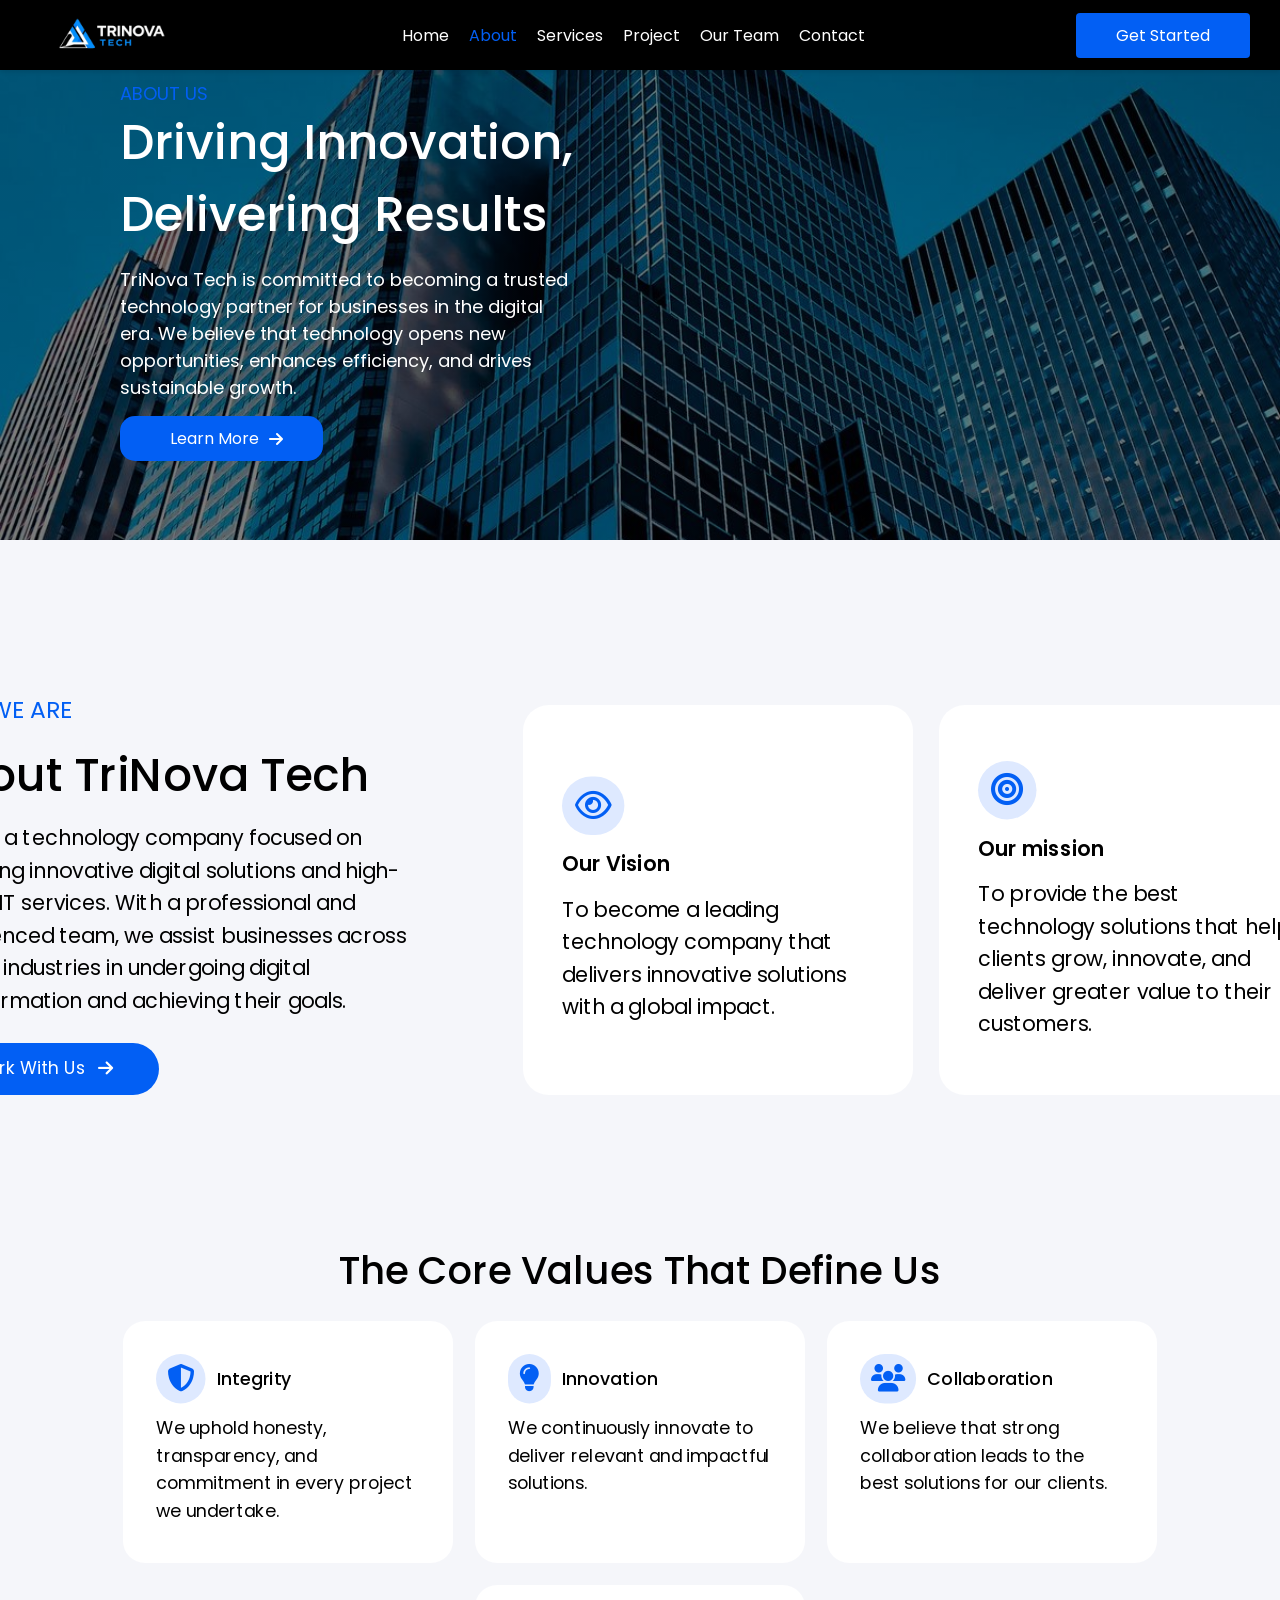
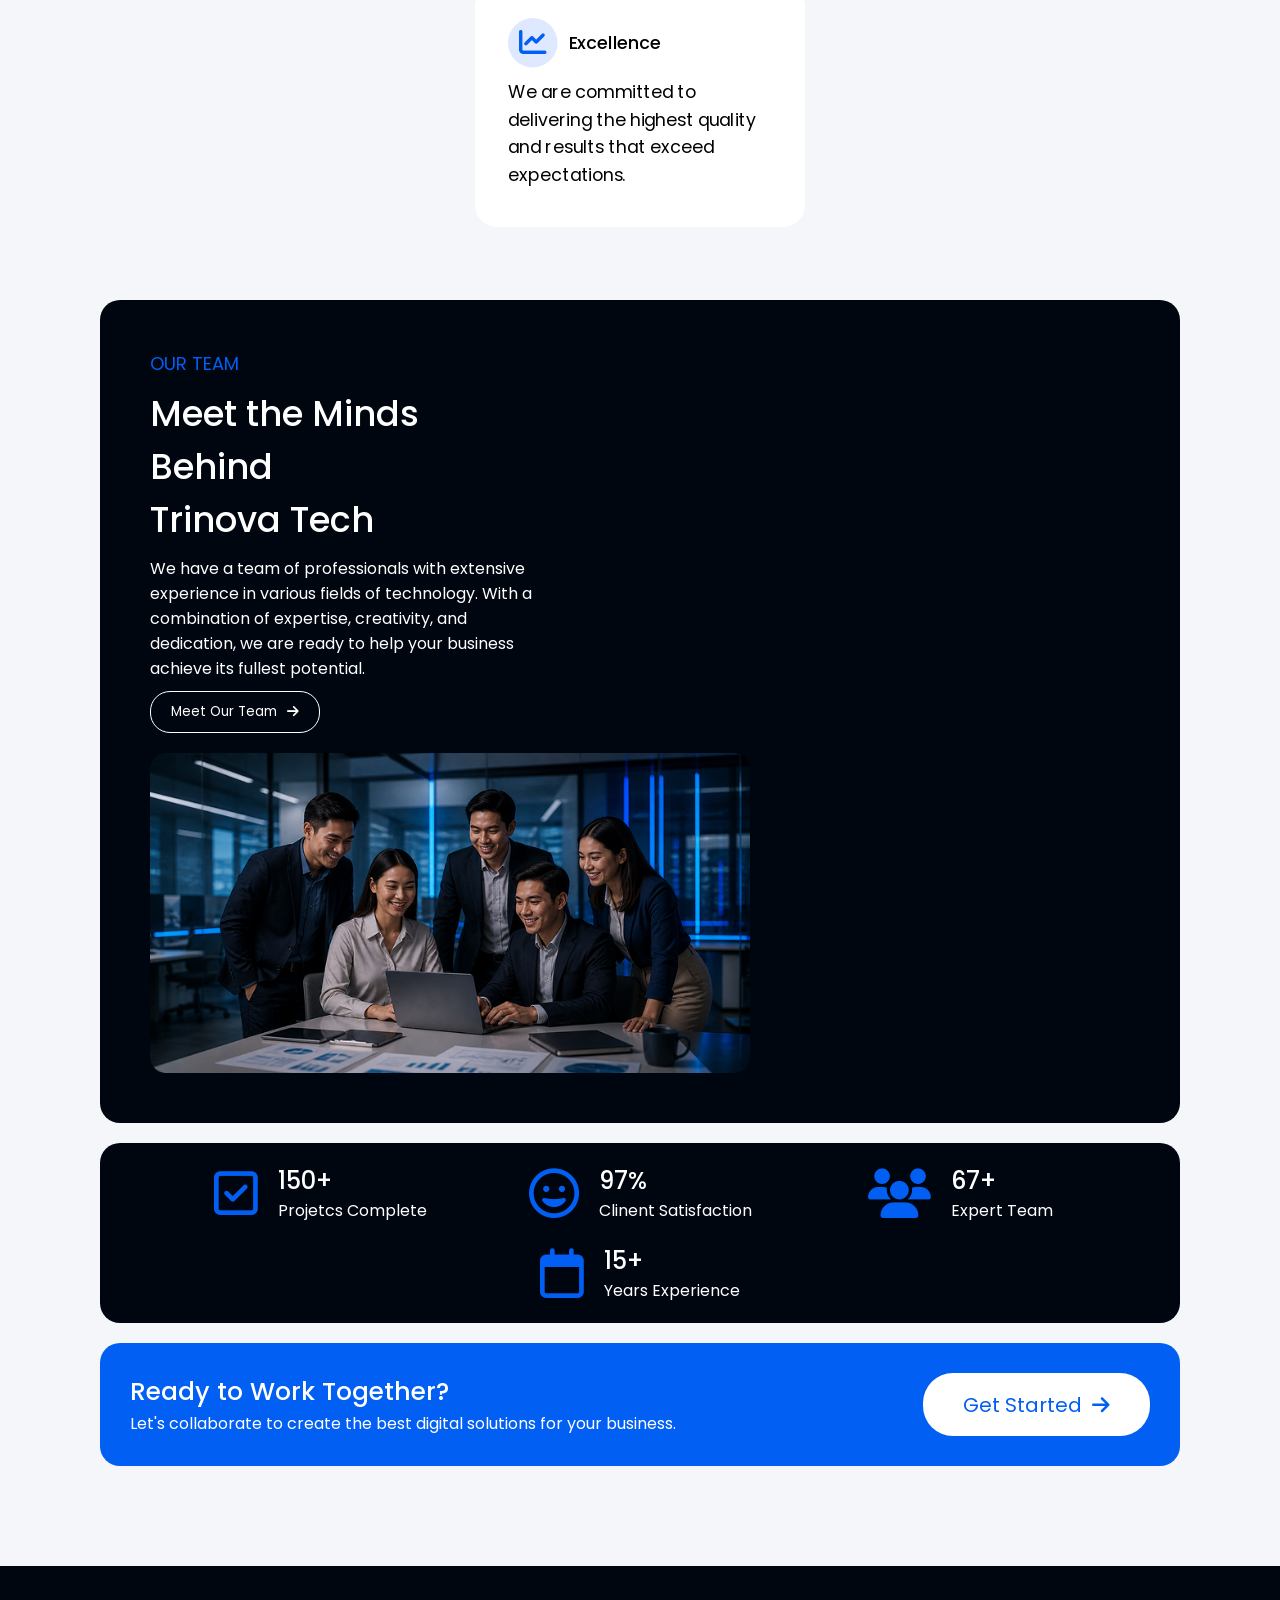
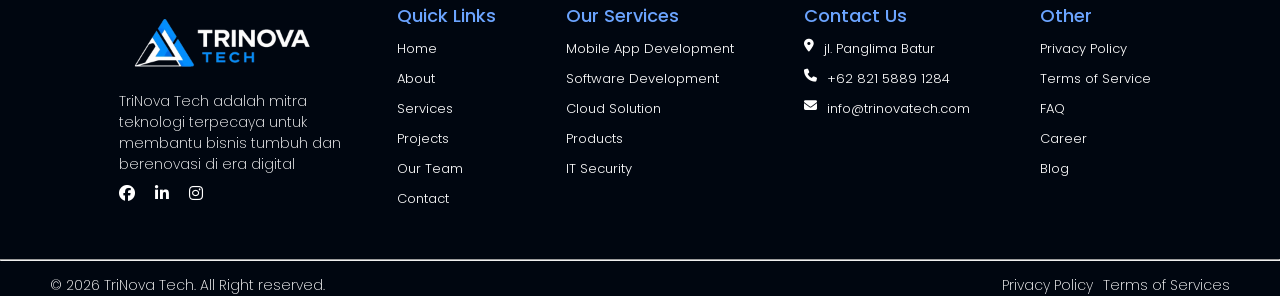
<file: about.html>
<!DOCTYPE html>
<html lang="en">
<head>
    <meta charset="UTF-8">
    <meta name="viewport" content="width=device-width, initial-scale=1.0">
    <title>Document</title>
    <link rel="stylesheet" href="css/about.css">
    <link rel="preconnect" href="https://fonts.googleapis.com">
    <link rel="preconnect" href="https://fonts.gstatic.com" crossorigin>
    <link href="https://fonts.googleapis.com/css2?family=Poppins:wght@100;200;300;400;500;600;700;800;900&display=swap" rel="stylesheet">
    <link rel="stylesheet" href="https://cdnjs.cloudflare.com/ajax/libs/font-awesome/6.5.1/css/all.min.css">
</head>
<body>
    <!-- header -->
    <div class="header">
        <div class="logo">
            <img src="img/logo-text-white.png" alt="Logo" style="width: 160px;">
        </div>
        <ul class="navbar">
            <li><a href="index.html">Home</a></li>
            <li><a href="about.html"  style="color: var(--blue-primary);">About</a></li>
            <li><a href="services.html">Services</a></li>
            <li><a href="product.php">Project</a></li>
            <li><a href="team.html">Our Team</a></li>
            <li><a href="contact.php">Contact</a></li>
        </ul>
        <div class="btn-sect">
            <button class="menu-btn">☰</button>
            <button onclick="window.location.href='login.php'"> <span> Get Started</span> <i class="fa-solid fa-user"></i></button>
        </div>
    </div>
    <div class="navbar-active">
        <ul class="navbar-2">
            <li><a href="index.html" >Home</a></li>
            <li><a href="about.html" style="color: var(--blue-primary);">About</a></li>
            <li><a href="services.html">Services</a></li>
            <li><a href="product.php">Project</a></li>
            <li><a href="team.html">Our Team</a></li>
            <li><a href="contact.php">Contact</a></li>
        </ul>
    </div>


    <!-- Banner -->
    <div class="banner">
        <div class="sect-one">
            <h5 class="reveal">about us</h5>
            <h1 class="reveal">Driving Innovation,</h1>
            <h1 class="reveal">Delivering Results</h1>
            <p class="reveal">TriNova Tech is committed to becoming a trusted technology partner for businesses in the digital era. We believe that technology opens new opportunities, enhances efficiency, and drives sustainable growth.</p>
            <div class="button-section reveal">
                <div class="btn" style="background-color: var(--blue-primary);" onclick="document.querySelector('.about').scrollIntoView({behavior: 'smooth'})"><a href=""></a>Learn More<i class="fa-solid fa-arrow-right"></i></div>
            </div>
        </div>
        <div class="sect-one"></div>
    </div>


    <div class="about">
        <div class="desc">
            <h5 class="reveal">who we are</h5>
            <h1 class="reveal">About TriNova Tech</h1>
            <p class="reveal">We are a technology company focused on delivering innovative digital solutions and high-quality IT services. With a professional and experienced team, we assist businesses across various industries in undergoing digital transformation and achieving their goals.</p>
            <button class="reveal"  onclick="window.location.href='contact.php'">Work With Us<i class="fa-solid fa-arrow-right"></i></button>
        </div>
        <div class="card-section">
            <div class="card reveal">
                <i class="fa-regular fa-eye"></i>
                <h4>Our Vision</h4>
                <p>To become a leading technology company that delivers innovative solutions with a global impact.</p>
            </div>
            <div class="card reveal">
                <i class="fa-solid fa-bullseye"></i>
                <h4>Our mission</h4>
                <p>To provide the best technology
                    solutions that help clients grow,
                    innovate, and deliver greater value
                    to their customers.
                </p>
            </div>
        </div>
    </div>

    <!--values -->
    <div class="values">
        <h5 class="reveal">our values</h5>
        <h1 class="reveal">The Core Values That Define Us</h1>
        <div class="card-section">
            <div class="card-2 reveal">
                <div class="logo-title">
                    <i class="fa-solid fa-shield-halved"></i>
                    <p>Integrity</p>
                </div>
                <p>We uphold honesty, transparency, and commitment in every project we undertake.</p>
            </div>
            <div class="card-2 reveal">
                <div class="logo-title">
                    <i class="fa-solid fa-lightbulb"></i>
                    <p>Innovation</p>
                </div>
                <p>We continuously innovate to
                    deliver relevant and impactful solutions.
                </p>
            </div>
            <div class="card-2 reveal">
                <div class="logo-title">
                    <i class="fa-solid fa-users"></i>
                    <p>Collaboration</p>
                </div>
                <p>We believe that strong collaboration leads to the best solutions for our clients.
                </p>
            </div>
            <div class="card-2 reveal">
                <div class="logo-title">
                    <i class="fa-solid fa-chart-line"></i>
                    <p>Excellence</p>
                </div>
                <p>We are committed to delivering
                the highest quality and results
                that exceed expectations.</p>
            </div>
        </div>
    </div>

    <div class="container-team">
        <div class="container-t">
            <!-- our team -->
            <div class="our-team reveal">
                <div class="team-desc">
                    <h5 class="reveal">our team</h5>
                    <h1 class="reveal">Meet the Minds Behind <br>Trinova Tech</h1>
                    <p class="reveal">We have a team of professionals with extensive experience in various fields of technology. With a combination of expertise, creativity, and dedication, we are ready to help your business achieve its fullest potential.</p>
                    <button class="reveal" onclick="window.location.href='team.html'">Meet Our Team<i class="fa-solid fa-arrow-right"></i></button>
                </div>
                <img src="img/placehorder/img-2.png" alt="" class="img-team reveal">
            </div>
            <!-- card-section -->
            <div class="card-section reveal">
                <div class="card-3 reveal">
                    <i class="fa-regular fa-square-check"></i>
                    <div class="card3-desc">
                        <h2>150+</h2>
                        <p>Projetcs Complete</p>
                    </div>
                </div>
                <div class="card-3 reveal">
                <i class="fa-regular fa-face-grin"></i>
                    <div class="card3-desc">
                        <h2>97%</h2>
                        <p>Clinent Satisfaction</p>
                    </div>
                </div>
                <div class="card-3 reveal"> 
                   <i class="fa-solid fa-users"></i>
                    <div class="card3-desc">
                        <h2>67+</h2>
                        <p>Expert Team</p>
                    </div>
                </div>
                <div class="card-3 reveal">
                    <i class="fa-regular fa-calendar"></i>
                    <div class="card3-desc">
                        <h2>15+</h2>
                        <p>Years Experience</p>
                    </div>
                </div>
            </div>
            <div class="qa reveal">
                <div class="qa-desc">
                    <h4 class="reveal">Ready to Work Together?</h4>
                    <p class="reveal">Let's collaborate to create the best digital solutions for your business.</p>
                </div>
                <button class="reveal">Get Started <i class="fa-solid fa-arrow-right"></i></button>
            </div>
        </div>
    </div>

     <!-- footer -->
    <div class="footer">
        <div class="content-footer">
            <div class="frame-one">
                <img src="img/logo-text-white.png" alt="" style="width: 200px;">
                <p>TriNova Tech adalah mitra teknologi terpecaya untuk membantu bisnis tumbuh dan berenovasi di era digital</p>
                <div class="logomeds">
                    <i class="fa-brands fa-facebook"></i>
                    <i class="fa-brands fa-linkedin-in"></i>
                    <i class="fa-brands fa-instagram"></i>
                </div>
            </div>
            <div class="frame-list">
                <div class="list">
                    <h4>Quick Links</h4>
                    <div class="list-menu">
                        <a href="index.html">Home</a>
                        <a href="about.html">About</a>
                        <a href="services.html">Services</a>
                        <a href="product.html">Projects</a>
                        <a href="team.html">Our Team</a>
                        <a href="contact.php">Contact</a>
                    </div>
                </div>
                <div class="list">
                    <h4>Our Services</h4>
                    <div class="list-menu">
                        <a href="product.php">Mobile App Development</a>
                        <a href="product.php">Software Development</a>
                        <a href="product.php">Cloud Solution</a>
                        <a href="product.php">Products</a>
                        <a href="product.php">IT Security</a>
                    </div>
                </div>
                <div class="list">
                    <h4>Contact Us</h4>
                    <div class="list-menu">
                        <a href="contact.php"><i class="fa-solid fa-location-dot"></i>jl. Panglima Batur</a>
                        <a href="contact.php"><i class="fa-solid fa-phone"></i>+62 821 5889 1284</a>
                        <a href="contact.php"><i class="fa-solid fa-envelope"></i>info@trinovatech.com</a>
                    </div>
                </div>
                <div class="list">
                    <h4>Other</h4>
                    <div class="list-menu">
                        <a href="privacy-policy.html">Privacy Policy</a>
                        <a href="terms-service.html">Terms of Service</a>
                        <a href="faq.html">FAQ</a>
                        <a href="career.html">Career</a>
                        <a href="blog.html">Blog</a>
                    </div>
                </div>
            </div>
        </div>
        <hr>
        <div class="new">
            <div class="oneo">
                <p style="color: white;">© 2026 TriNova Tech. All Right reserved. </p>
            </div>
            <div class="twot">
                <p style="color: white;">Privacy Policy</p>
                <p style="color: white;">Terms of Services</p>
            </div>
        </div>
    </div>
    
    <script src="js/loading.js"></script>
    <script src="js/navbar.js"></script>
</body>
</html>
</file>
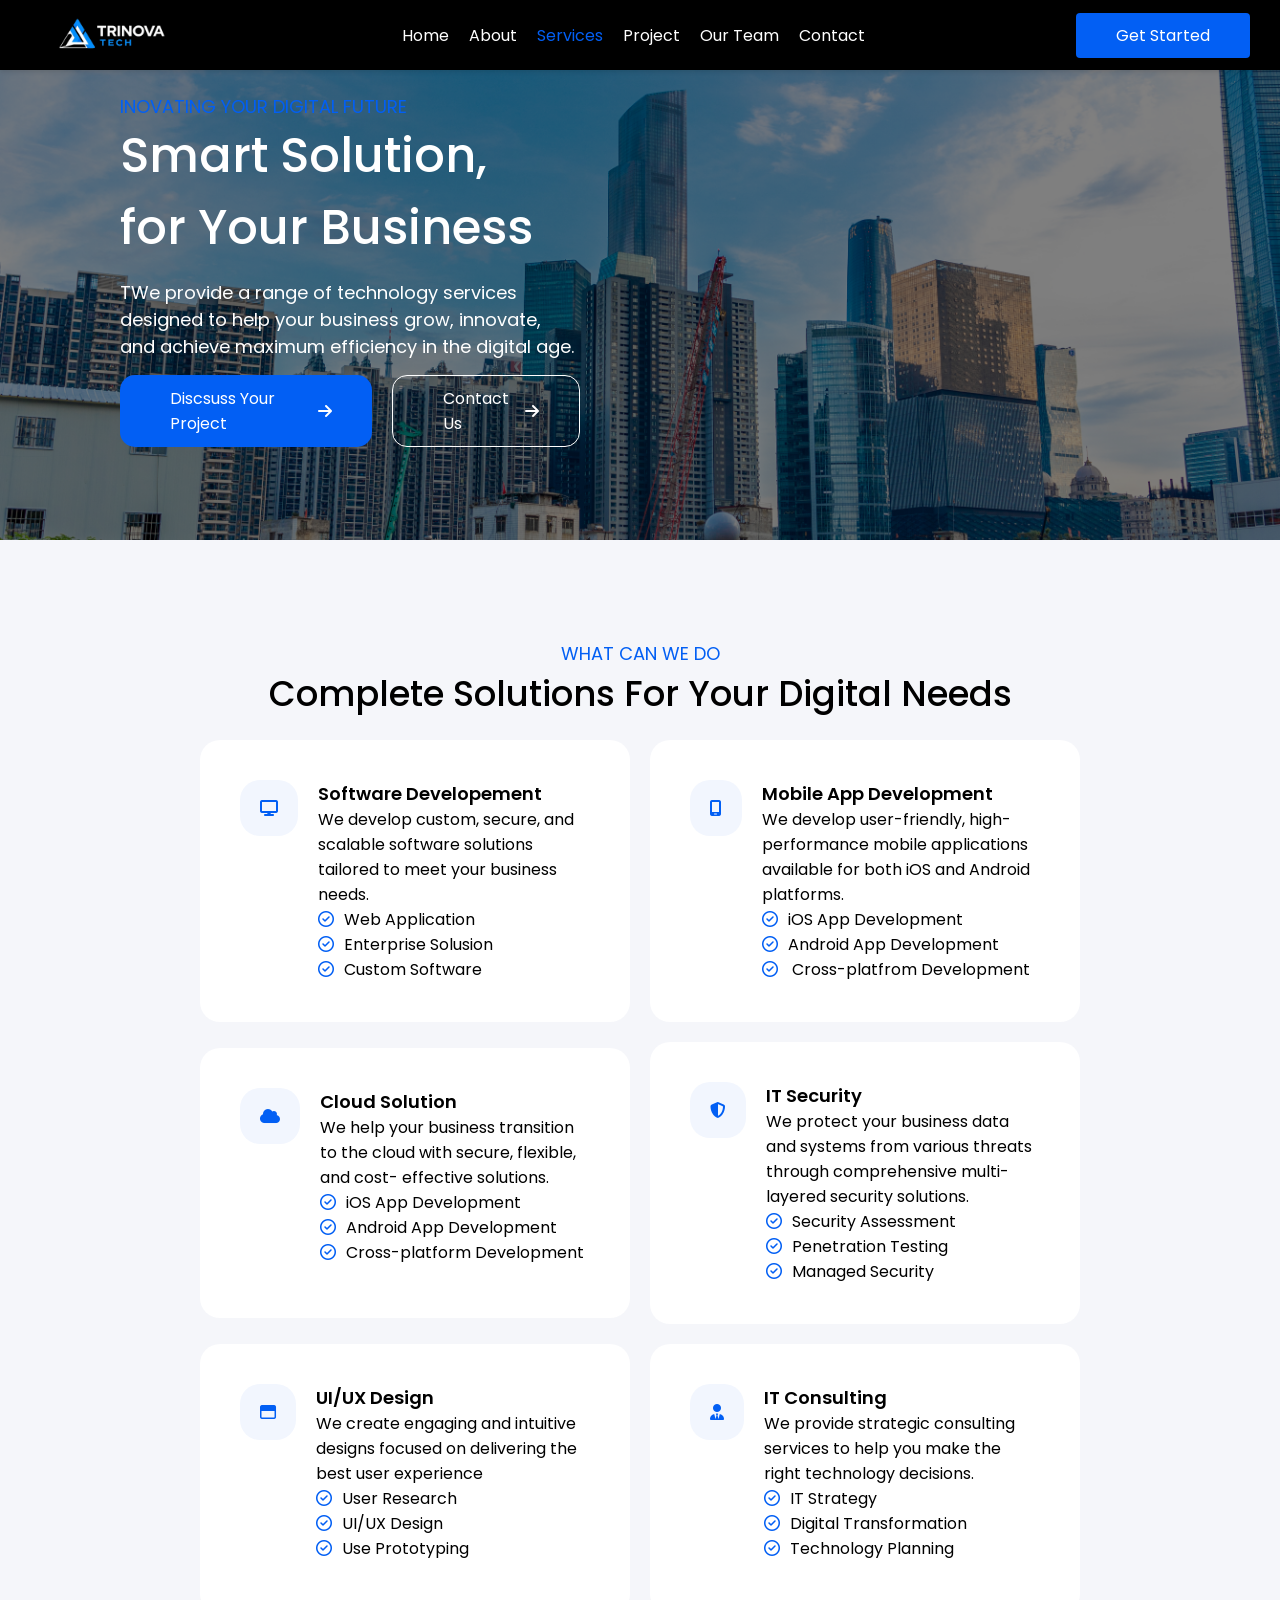
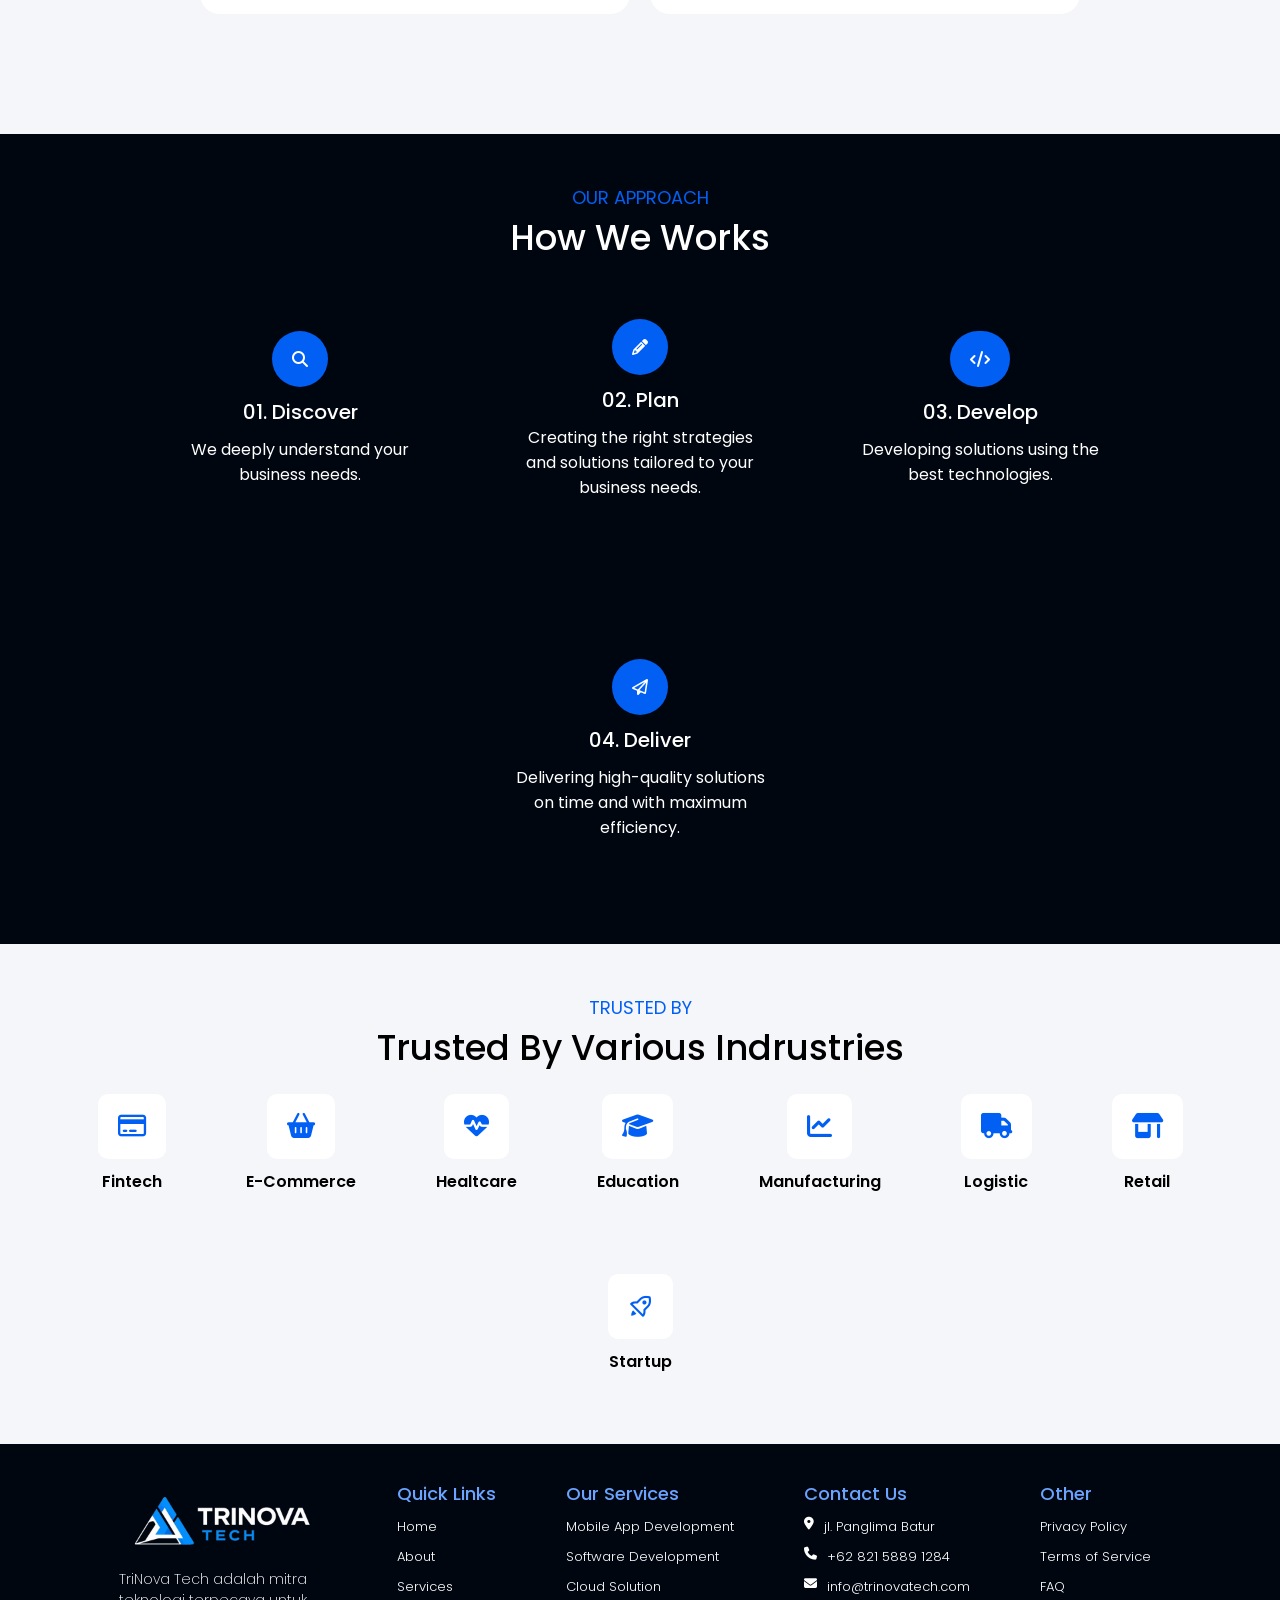
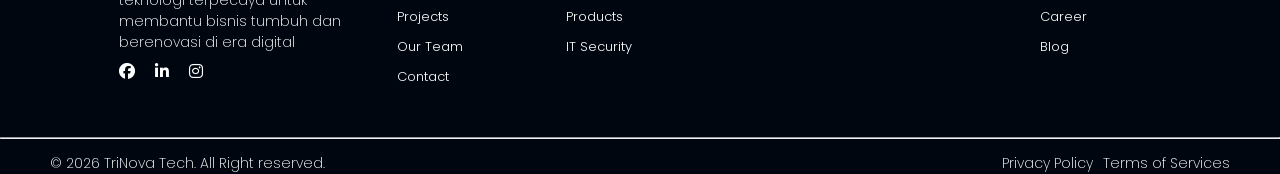
<file: services.html>
<!DOCTYPE html>
<html lang="en">
<head>
    <meta charset="UTF-8">
    <meta name="viewport" content="width=device-width, initial-scale=1.0">
    <title>Document</title>
    <link rel="stylesheet" href="css/services.css">
    <link rel="preconnect" href="https://fonts.googleapis.com">
    <link rel="preconnect" href="https://fonts.gstatic.com" crossorigin>
    <link href="https://fonts.googleapis.com/css2?family=Poppins:wght@100;200;300;400;500;600;700;800;900&display=swap" rel="stylesheet">
    <link rel="stylesheet" href="https://cdnjs.cloudflare.com/ajax/libs/font-awesome/6.5.1/css/all.min.css">
    <link rel="stylesheet" href="https://site-assets. fontawesome.com/releases/v6.4.2/css/all.css">
    <link href='https://unpkg.com/boxicons@2.1.4/css/boxicons.min.css' rel='stylesheet'>
</head>
<body>
    <!-- header -->
    <div class="header">
        <div class="logo">
            <img src="img/logo-text-white.png" alt="Logo" style="width: 160px;">
        </div>
        <ul class="navbar">
            <li><a href="index.html">Home</a></li>
            <li><a href="about.html">About</a></li>
            <li><a href="services.html" style="color: var(--blue-primary);">Services</a></li>
            <li><a href="product.php">Project</a></li>
            <li><a href="team.html">Our Team</a></li>
            <li><a href="contact.php">Contact</a></li>
        </ul>
        <div class="btn-sect">
            <button class="menu-btn">☰</button>
            <button onclick="window.location.href='login.php'"> <span> Get Started</span> <i class="fa-solid fa-user"></i></button>
        </div>
    </div>
    <div class="navbar-active">
        <ul class="navbar-2">
            <li><a href="index.html" >Home</a></li>
            <li><a href="about.html">About</a></li>
            <li><a href="services.html" style="color: var(--blue-primary);">Services</a></li>
            <li><a href="product.php">Project</a></li>
            <li><a href="team.html">Our Team</a></li>
            <li><a href="contact.php">Contact</a></li>
        </ul>
    </div>


    <!-- Banner -->
    <div class="banner">
        <div class="sect-one">
            <h5 class="reveal">inovating your digital future</h5>
            <h1 class="reveal">Smart Solution,</h1>
            <h1 class="reveal">for Your Business</h1>
            <p class="reveal">TWe provide a range of technology services designed to help your business grow, innovate, and achieve maximum efficiency in the digital age.</p>
            <div class="button-section">
                <div class="btn reveal" onclick="window.location='contact.html'" style="background-color: var(--blue-primary);"><a href=""></a>Discsuss Your Project<i class="fa-solid fa-arrow-right"></i></div>
                <div class="btn reveal" onclick="window.location='contact.html'" style="border: 1px solid white;"><a href=""></a>Contact Us<i class="fa-solid fa-arrow-right"></i></div>
            </div>
        </div>
        <div class="sect-one"></div>
    </div>

    <div class="services">
        <h5 class="reveal">what can we do</h5>
        <h1 class="reveal">Complete Solutions For Your Digital Needs</h1>
        <div class="card-section">
            <!-- card -->
            <div class="card reveal">
                <i class="fa-solid fa-display logo-card"></i>
                <div class="card-sect">
                    <h4>Software Developement</h4>
                    <p>We develop custom, secure, and scalable software solutions tailored to meet your business needs.</p>
                    <ul>
                        <li><i class="fa-regular fa-circle-check logo-2"></i>Web Application</li>
                        <li><i class="fa-regular fa-circle-check logo-2"></i>Enterprise Solusion</li>
                        <li><i class="fa-regular fa-circle-check logo-2"></i>Custom Software</li>
                    </ul>
                </div>
            </div>
            <div class="card reveal">
                <i class="fa-solid fa-mobile-screen logo-card"></i>
                <div class="card-sect">
                    <h4>Mobile App Development</h4>
                    <p>We develop user-friendly, high-
                        performance mobile
                        applications available for both
                        iOS and Android platforms.
                    </p>
                    <ul>
                        <li><i class="fa-regular fa-circle-check logo-2"></i>iOS App Development</li>
                        <li><i class="fa-regular fa-circle-check logo-2"></i>Android App Development</li>
                        <li><i class="fa-regular fa-circle-check logo-2"></i>
                        Cross-platfrom Development</li>
                    </ul>
                </div>
            </div>
            <div class="card reveal">
                <i class="fa-solid fa-cloud logo-card"></i>
                <div class="card-sect">
                    <h4>Cloud Solution</h4>
                    <p>We help your business
                    transition to the cloud with
                    secure, flexible, and cost-
                    effective solutions.
                    </p>
                    <ul>
                        <li><i class="fa-regular fa-circle-check logo-2"></i>iOS App Development</li>
                        <li><i class="fa-regular fa-circle-check logo-2"></i>Android App Development</li>
                        <li><i class="fa-regular fa-circle-check logo-2"></i>Cross-platform Development</li>
                    </ul>
                </div>
            </div>
            <div class="card reveal">
                <i class="fa-solid fa-shield-halved logo-card"></i>
                <div class="card-sect">
                    <h4>IT Security</h4>
                    <p>We protect your business data
                    and systems from various
                    threats through comprehensive
                    multi-layered security solutions.
                    </p>
                    <ul>
                        <li><i class="fa-regular fa-circle-check logo-2"></i>Security Assessment</li>
                        <li><i class="fa-regular fa-circle-check logo-2"></i>Penetration Testing</li>
                        <li><i class="fa-regular fa-circle-check logo-2"></i>Managed Security</li>
                    </ul>
                </div>
            </div>
            <div class="card reveal">
                <i class="fa-regular fa-window-maximize logo-card"></i>
                <div class="card-sect">
                    <h4>UI/UX Design</h4>
                    <p>We create engaging and
                    intuitive designs focused on
                    delivering the best user
                    experience
                    </p>
                    <ul>
                        <li><i class="fa-regular fa-circle-check logo-2"></i>User Research</li>
                        <li><i class="fa-regular fa-circle-check logo-2"></i>UI/UX Design</li>
                        <li><i class="fa-regular fa-circle-check logo-2"></i>Use Prototyping</li>
                    </ul>
                </div>
            </div>
            <div class="card reveal">
                <i class="fa-solid fa-user-tie logo-card"></i>
                <div class="card-sect">
                    <h4>    IT Consulting</h4>
                    <p>We provide strategic consulting
                    services to help you make the
                    right technology decisions.</p>
                    <ul>
                        <li><i class="fa-regular fa-circle-check logo-2"></i>IT Strategy</li>
                        <li><i class="fa-regular fa-circle-check logo-2"></i>Digital Transformation</li>
                        <li><i class="fa-regular fa-circle-check logo-2"></i>Technology Planning</li>
                    </ul>
                </div>
            </div>
            <p class="none reveal" style="display: none;">No Product Displayed</p>
        </div>
    </div>

    <div class="appr">
        <h5 class="reveal">our approach</h5>
        <h1 style="color: white;" class="reveal">How We Works</h1>
        <div class="card-section">
            <div class="card-2 reveal">
                <i class="fa-solid fa-magnifying-glass"></i>
                <h4>01. Discover</h4>
                <p>We deeply understand your business needs.</p>
            </div>
            <div class="card-2 reveal">
               <i class="fa-solid fa-pencil"></i>
                <h4>02. Plan</h4>
                <p>Creating the right strategies
            and solutions tailored to your
            business needs.</p>
            </div>
            <div class="card-2 reveal">
                <i class="fa-solid fa-code"></i>
                <h4>03. Develop</h4>
                <p>Developing solutions
                using the best
                technologies.
                </p>
            </div>
            <div class="card-2 reveal ">
                <i class="fa-regular fa-paper-plane"></i>
                <h4>04. Deliver</h4>
                <p>Delivering high-quality
            solutions on time and
            with maximum efficiency.</p>
            </div>
        </div>
    </div>

    <div class="trusted">
        <h5 class="reveal">trusted by</h5>
        <h1 class="reveal">Trusted By Various Indrustries</h1>
        <div class="card-section">
            <div class="card-3 reveal">
                <i class="fa-regular fa-credit-card"></i>
                <h4>Fintech</h4>
            </div>
            <div class="card-3 reveal">
                <i class="fa-solid fa-basket-shopping"></i>
                <h4>E-Commerce</h4>
            </div>
            <div class="card-3 reveal">
                <i class="fa-solid fa-heart-pulse"></i>
                <h4>Healtcare</h4>
            </div>
            <div class="card-3 reveal">
                <i class="fa-solid fa-graduation-cap"></i>
                <h4>Education</h4>
            </div>
            <div class="card-3 reveal">
                <i class="fa-solid fa-chart-line"></i>
                <h4>Manufacturing</h4>
            </div>
            <div class="card-3 reveal">
                <i class="fa-solid fa-truck"></i>
                <h4>Logistic</h4>
            </div>
            <div class="card-3 reveal">
                <i class="fa-solid fa-shop"></i>
                <h4>Retail</h4>
            </div>
            <div class="card-3 reveal">
                <i class="bx bx-rocket"></i>
                <h4>Startup</h4>
            </div>
        </div>
    </div>

    <!-- footer -->
    <div class="footer">
        <div class="content-footer">
            <div class="frame-one">
                <img src="img/logo-text-white.png" alt="" style="width: 200px;">
                <p>TriNova Tech adalah mitra teknologi terpecaya untuk membantu bisnis tumbuh dan berenovasi di era digital</p>
                <div class="logomeds">
                    <i class="fa-brands fa-facebook"></i>
                    <i class="fa-brands fa-linkedin-in"></i>
                    <i class="fa-brands fa-instagram"></i>
                </div>
            </div>
            <div class="frame-list">
                <div class="list">
                    <h4>Quick Links</h4>
                    <div class="list-menu">
                        <a href="index.html">Home</a>
                        <a href="about.html">About</a>
                        <a href="services.html">Services</a>
                        <a href="product.html">Projects</a>
                        <a href="team.html">Our Team</a>
                        <a href="contact.php">Contact</a>
                    </div>
                </div>
                <div class="list">
                    <h4>Our Services</h4>
                    <div class="list-menu">
                        <a href="product.php">Mobile App Development</a>
                        <a href="product.php">Software Development</a>
                        <a href="product.php">Cloud Solution</a>
                        <a href="product.php">Products</a>
                        <a href="product.php">IT Security</a>
                    </div>
                </div>
                <div class="list">
                    <h4>Contact Us</h4>
                    <div class="list-menu">
                        <a href="contact.php"><i class="fa-solid fa-location-dot"></i>jl. Panglima Batur</a>
                        <a href="contact.php"><i class="fa-solid fa-phone"></i>+62 821 5889 1284</a>
                        <a href="contact.php"><i class="fa-solid fa-envelope"></i>info@trinovatech.com</a>
                    </div>
                </div>
                <div class="list">
                    <h4>Other</h4>
                    <div class="list-menu">
                        <a href="privacy-policy.html">Privacy Policy</a>
                        <a href="terms-service.html">Terms of Service</a>
                        <a href="faq.html">FAQ</a>
                        <a href="career.html">Career</a>
                        <a href="blog.html">Blog</a>
                    </div>
                </div>
            </div>
        </div>
        <hr>
        <div class="new">
            <div class="oneo">
                <p style="color: white;">© 2026 TriNova Tech. All Right reserved. </p>
            </div>
            <div class="twot">
                <p style="color: white;">Privacy Policy</p>
                <p style="color: white;">Terms of Services</p>
            </div>
        </div>
    </div>
    <script src="js/loading.js"></script>
    <script src="js/navbar.js"></script>
</body>
</html>
</file>
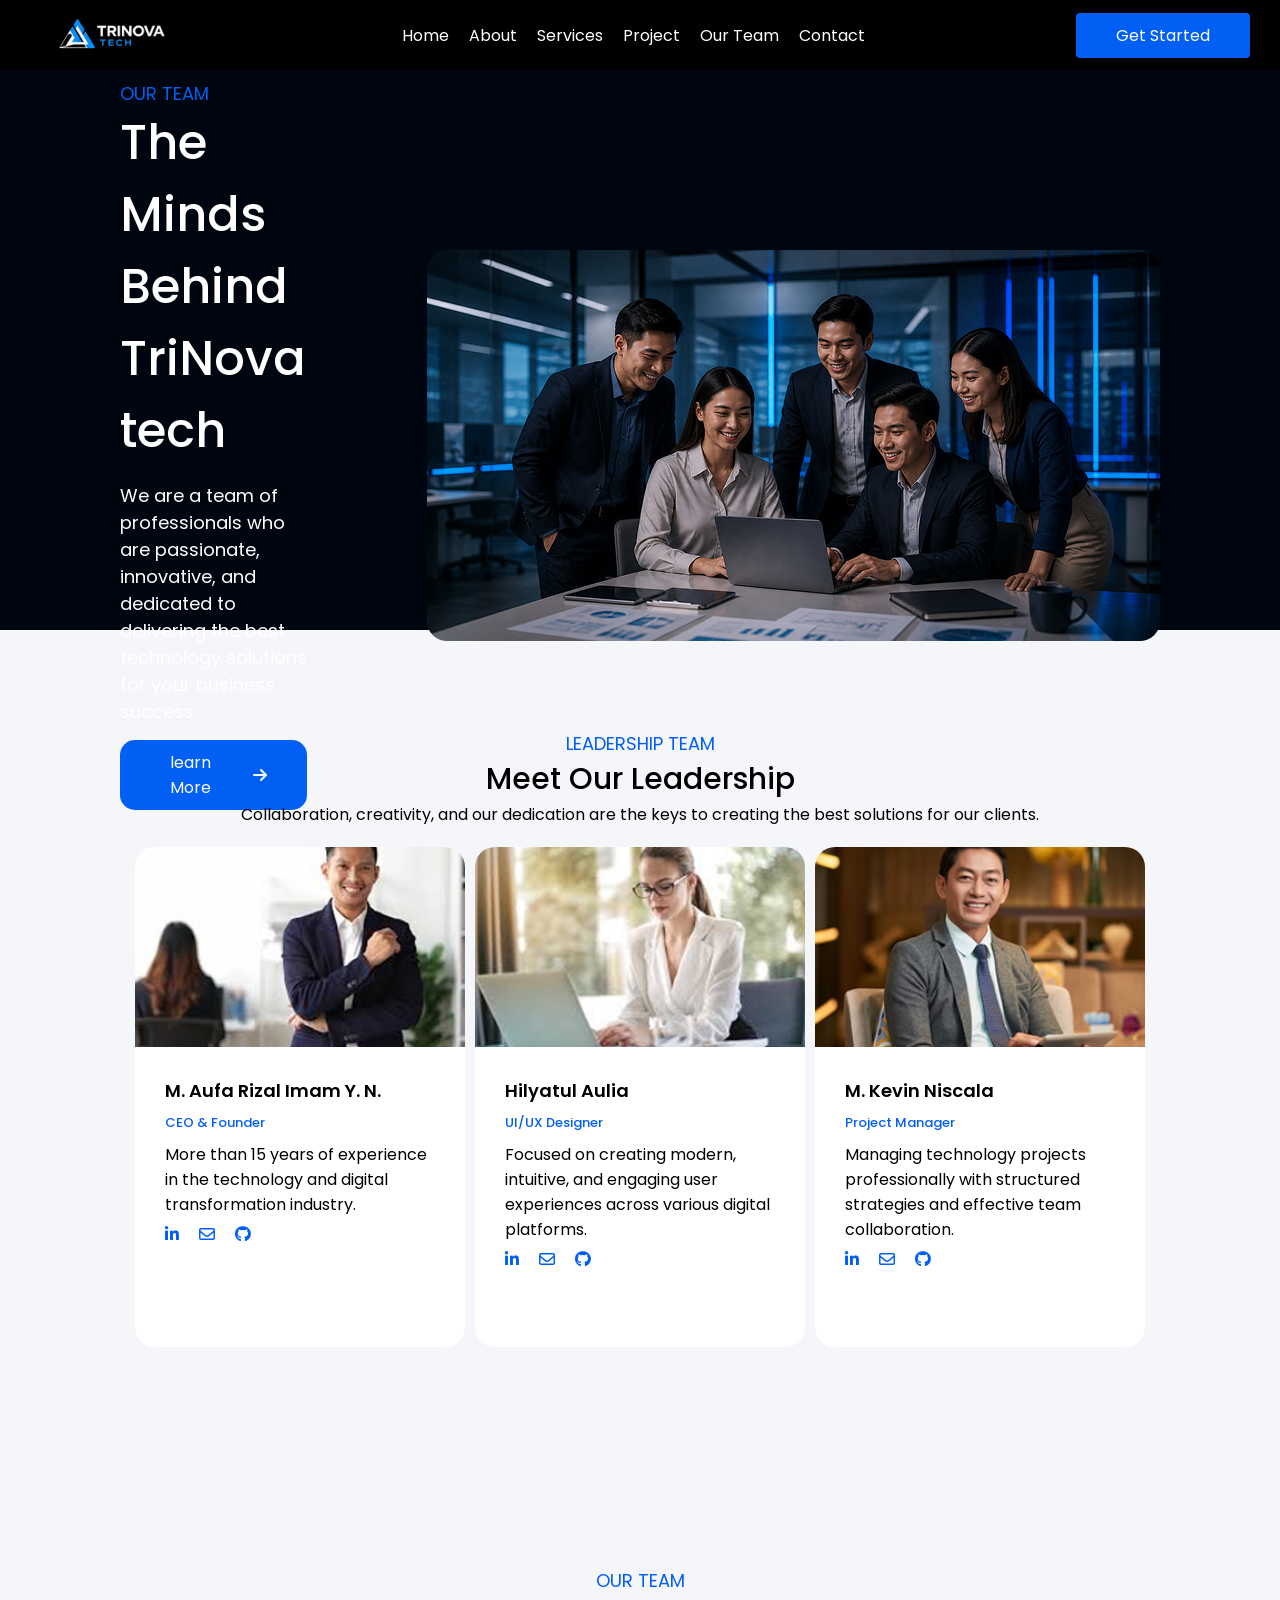
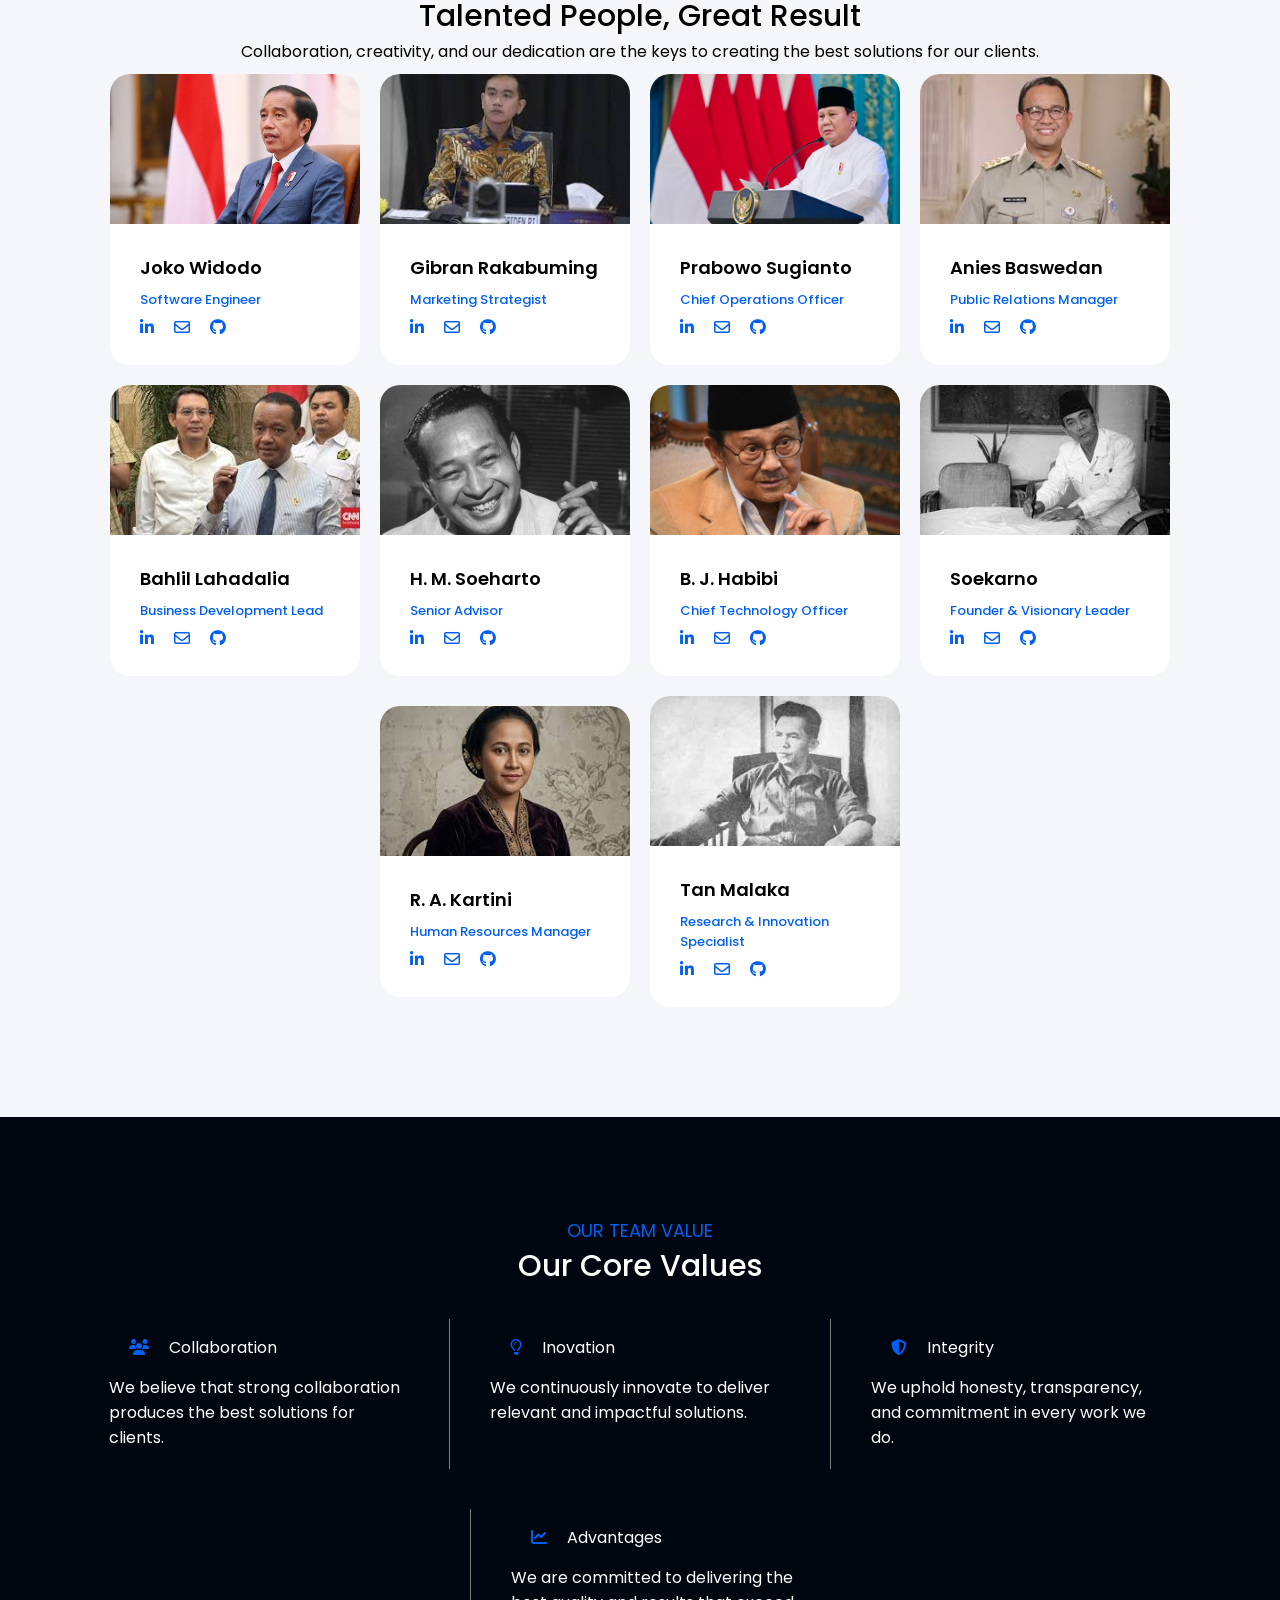
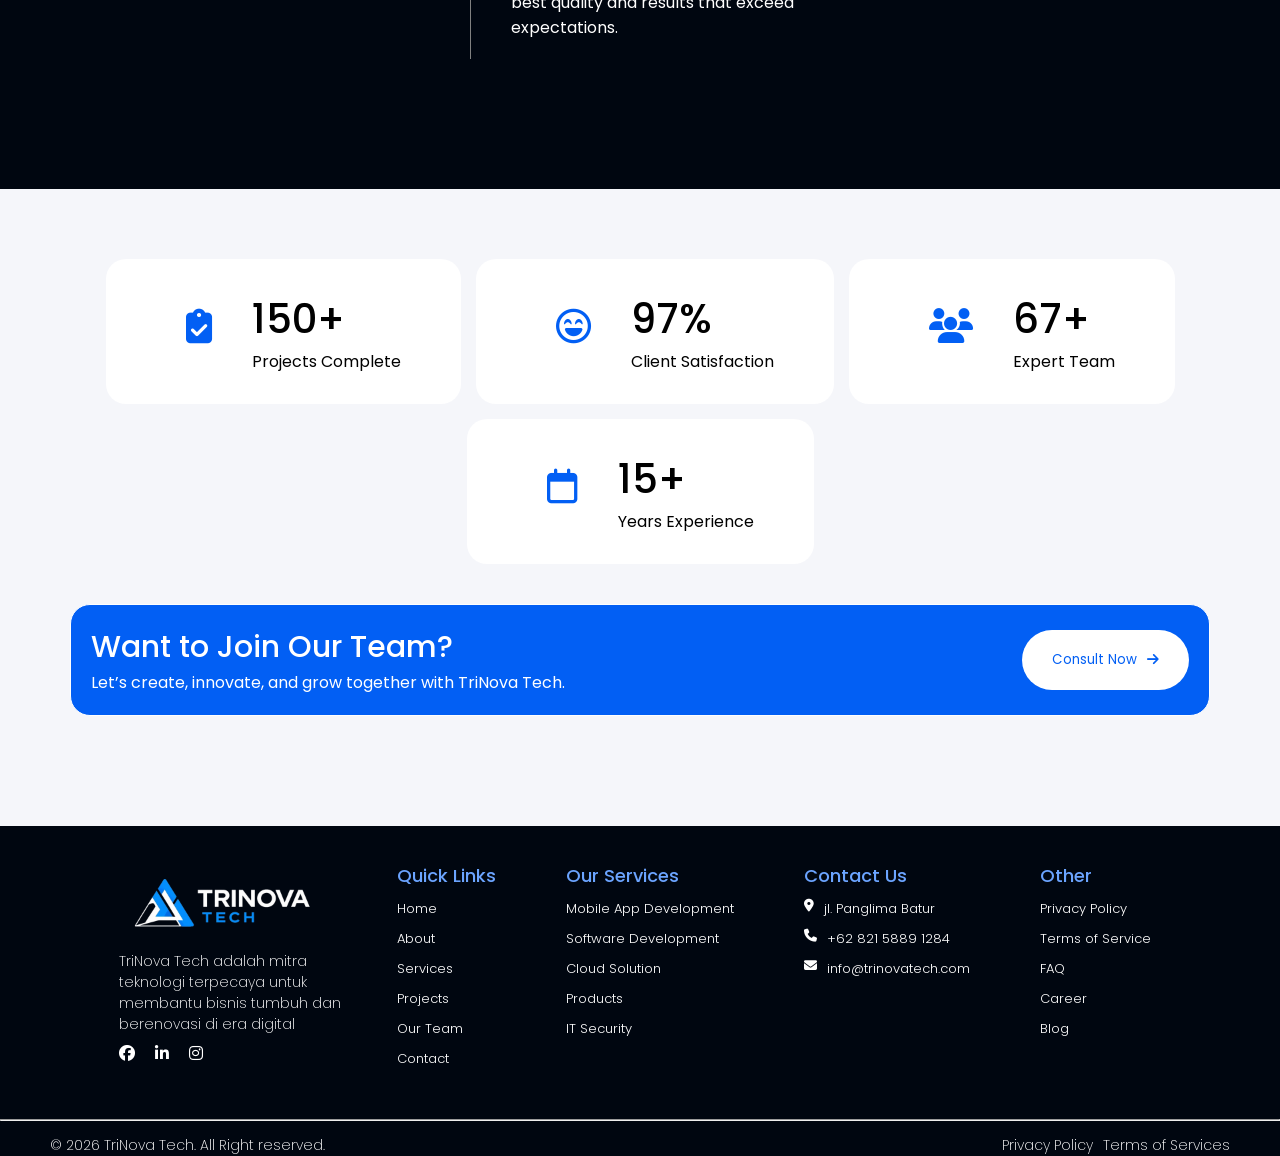
<file: team.html>
<!DOCTYPE html>
<html lang="en">
<head>
    <meta charset="UTF-8">
    <meta name="viewport" content="width=device-width, initial-scale=1.0">
    <title>Document</title>
    <link rel="stylesheet" href="css/team.css">
    <link rel="preconnect" href="https://fonts.googleapis.com">
    <link rel="preconnect" href="https://fonts.gstatic.com" crossorigin>
    <link href="https://fonts.googleapis.com/css2?family=Poppins:wght@100;200;300;400;500;600;700;800;900&display=swap" rel="stylesheet">
    <link rel="stylesheet" href="https://cdnjs.cloudflare.com/ajax/libs/font-awesome/6.5.1/css/all.min.css">
    <link href='https://unpkg.com/boxicons@2.1.4/css/boxicons.min.css' rel='stylesheet'>
</head>
<body>
    <!-- header -->
    <div class="header">
        <div class="logo">
            <img src="img/logo-text-white.png" alt="Logo" style="width: 160px;">
        </div>
        <ul class="navbar">
            <li><a href="index.html">Home</a></li>
            <li><a href="about.html">About</a></li>
            <li><a href="services.html">Services</a></li>
            <li><a href="product.php">Project</a></li>
            <li><a href="team.html">Our Team</a></li>
            <li><a href="contact.php">Contact</a></li>
        </ul>
        <div class="btn-sect">
            <button class="menu-btn">☰</button>
            <button onclick="window.location.href='login.php'"> <span> Get Started</span> <i class="fa-solid fa-user"></i></button>
        </div>
    </div>
    <div class="navbar-active">
        <ul class="navbar-2">
            <li><a href="index.html" >Home</a></li>
            <li><a href="about.html">About</a></li>
            <li><a href="services.html" >Services</a></li>
            <li><a href="product.php">Project</a></li>
            <li><a href="team.html" style="color: var(--blue-primary);">Our Team</a></li>
            <li><a href="contact.php">Contact</a></li>
        </ul>
    </div>

    <!-- Banner -->
    <div class="banner">
        <div class="sect-one">
            <h5 class="reveal">our team</h5>
            <h1 class="reveal">The Minds Behind</h1>
            <h1 class="reveal">TriNova tech</h1>
            <p class="reveal">We are a team of professionals who are passionate, innovative, and dedicated to delivering the best technology solutions for your business success.</p>
            <div class="button-section">
                <div class="btn reveal" onclick="document.querySelector('.leadership').scrollIntoView({behavior: 'smooth'})" style="background-color: var(--blue-primary);"><a href=""></a>learn More<i class="fa-solid fa-arrow-right"></i></div>
            </div>
        </div>
        <div class="sect-one reveal">
            <img src="img/placehorder/img-2.png" alt="">
        </div>
    </div>

    <div class="leadership">
        <h5 class="reveal">leadership team</h5>
        <h1 class="reveal">Meet Our Leadership</h1>
        <p class="reveal">Collaboration, creativity, and our dedication are the keys to creating the best solutions for our clients.</p>
        <div class="card-section">
            <!-- card -->
            <div class="card reveal">
                <img src="img/team/person-1.png" alt="">
                <div class="card-desc">
                    <h2>M. Aufa Rizal Imam Y. N.</h2>
                    <h4>CEO & Founder</h4>
                    <p>More than 15 years of experience in the technology and digital transformation industry.</p>
                    <div class="medsos">
                        <i class="fa-brands fa-linkedin-in"></i>
                        <i class="fa-regular fa-envelope"></i>
                        <i class="fa-brands fa-github"></i>
                    </div>
                </div>
            </div>
            <!-- card -->
            <div class="card reveal">
                <img src="img/team/person-2.png" alt="">
                <div class="card-desc">
                    <h2>Hilyatul Aulia</h2>
                    <h4>UI/UX Designer</h4>
                    <p>Focused on creating modern, intuitive, and engaging user experiences across various digital platforms.</p>
                    <div class="medsos">
                        <i class="fa-brands fa-linkedin-in"></i>
                        <i class="fa-regular fa-envelope"></i>
                        <i class="fa-brands fa-github"></i>
                    </div>
                </div>
            </div>
            <!-- card -->
            <div class="card reveal">
                <img src="img/team/person-3.png" alt="">
                <div class="card-desc">
                    <h2>M. Kevin Niscala</h2>
                    <h4>Project Manager</h4>
                    <p>Managing technology projects professionally with structured strategies and effective team collaboration.</p>
                    <div class="medsos">
                        <i class="fa-brands fa-linkedin-in"></i>
                        <i class="fa-regular fa-envelope"></i>
                        <i class="fa-brands fa-github"></i>
                    </div>
                </div>
            </div>
        </div>
    </div>

    <div class="team">
        <h5 class="reveal">our team</h5>
        <h1 class="reveal">Talented People, Great Result</h1>
        <p>Collaboration, creativity, and our dedication are the keys to creating the best solutions for our clients.</p>
        <div class="card-section">
            <div class="card-3 reveal">
                <img src="img/team/person-5.jpg" alt="">
                <div class="card-desc">
                    <h2>Joko Widodo</h2>
                    <h4>Software Engineer</h4>
                    <div class="medsos">
                        <i class="fa-brands fa-linkedin-in"></i>
                        <i class="fa-regular fa-envelope"></i>
                        <i class="fa-brands fa-github"></i>
                    </div>
                </div>
            </div>
            <div class="card-3 reveal">
                <img src="img/team/person-6.jpg" alt="">
                <div class="card-desc">
                    <h2>Gibran Rakabuming</h2>
                    <h4>Marketing Strategist</h4>
                    <div class="medsos">
                        <i class="fa-brands fa-linkedin-in"></i>
                        <i class="fa-regular fa-envelope"></i>
                        <i class="fa-brands fa-github"></i>
                    </div>
                </div>
            </div>
            <div class="card-3 reveal">
                <img src="img/team/person-7.jpg" alt="">
                <div class="card-desc">
                    <h2>Prabowo Sugianto</h2>
                    <h4>Chief Operations Officer</h4>
                    <div class="medsos">
                        <i class="fa-brands fa-linkedin-in"></i>
                        <i class="fa-regular fa-envelope"></i>
                        <i class="fa-brands fa-github"></i>
                    </div>
                </div>
            </div>
            <div class="card-3 reveal">
                <img src="img/team/person-8.jpg" alt="">
                <div class="card-desc">
                    <h2>Anies Baswedan</h2>
                    <h4>Public Relations Manager</h4>
                    <div class="medsos">
                        <i class="fa-brands fa-linkedin-in"></i>
                        <i class="fa-regular fa-envelope"></i>
                        <i class="fa-brands fa-github"></i>
                    </div>
                </div>
            </div>
            <div class="card-3 reveal">
                <img src="img/team/person-9.jpg" alt="">
                <div class="card-desc">
                    <h2>Bahlil Lahadalia</h2>
                    <h4>Business Development Lead</h4>
                    <div class="medsos">
                        <i class="fa-brands fa-linkedin-in"></i>
                        <i class="fa-regular fa-envelope"></i>
                        <i class="fa-brands fa-github"></i>
                    </div>
                </div>
            </div>
            <div class="card-3 reveal">
                <img src="img/team/person-10.jpg" alt="">
                <div class="card-desc">
                    <h2>H. M. Soeharto</h2>
                    <h4>Senior Advisor</h4>
                    <div class="medsos">
                        <i class="fa-brands fa-linkedin-in"></i>
                        <i class="fa-regular fa-envelope"></i>
                        <i class="fa-brands fa-github"></i>
                    </div>
                </div>
            </div>
            <div class="card-3 reveal">
                <img src="img/team/person-11.jpeg" alt="">
                <div class="card-desc">
                    <h2>B. J. Habibi</h2>
                    <h4>Chief Technology Officer</h4>
                    <div class="medsos">
                        <i class="fa-brands fa-linkedin-in"></i>
                        <i class="fa-regular fa-envelope"></i>
                        <i class="fa-brands fa-github"></i>
                    </div>
                </div>
            </div>
            <div class="card-3 reveal">
                <img src="img/team/person-12.jpg" alt="">
                <div class="card-desc">
                    <h2>Soekarno</h2>
                    <h4>Founder & Visionary Leader</h4>
                    <div class="medsos">
                        <i class="fa-brands fa-linkedin-in"></i>
                        <i class="fa-regular fa-envelope"></i>
                        <i class="fa-brands fa-github"></i>
                    </div>
                </div>
            </div>
            <div class="card-3 reveal">
                <img src="img/team/person-13.jpg" alt="">
                <div class="card-desc">
                    <h2>R. A. Kartini</h2>
                    <h4>Human Resources Manager</h4>
                    <div class="medsos">
                        <i class="fa-brands fa-linkedin-in"></i>
                        <i class="fa-regular fa-envelope"></i>
                        <i class="fa-brands fa-github"></i>
                    </div>
                </div>
            </div>
            <div class="card-3 reveal">
                <img src="img/team/person-14.jpg" alt="">
                <div class="card-desc">
                    <h2>Tan Malaka</h2>
                    <h4>Research & Innovation Specialist</h4>
                    <div class="medsos">
                        <i class="fa-brands fa-linkedin-in"></i>
                        <i class="fa-regular fa-envelope"></i>
                        <i class="fa-brands fa-github"></i>
                    </div>
                </div>
            </div>
        </div>
    </div>

    <div class="values">
        <h5 class="reveal">our team value</h5>
        <h1 class="reveal">Our Core Values</h1>
        <div class="card-section">
            <div class="card-4 reveal">
                <div class="logo-list">
                    <i class="fa-solid fa-users"></i>
                    <p>Collaboration</p>
                </div>
                <p>We believe that strong collaboration produces the best solutions for clients.</p>
            </div>
            <hr class="reveal">
            <div class="card-4 reveal">
                <div class="logo-list">
                    <i class="fa-regular fa-lightbulb"></i>
                    <p>Inovation</p>
                </div>
                <p>We continuously innovate to deliver relevant and impactful solutions.</p>
            </div>
            <hr class="reveal">
            <div class="card-4 reveal">
                <div class="logo-list">
                    <i class="fa-solid fa-shield-halved"></i>
                    <p>Integrity</p>
                </div>
                <p>We uphold honesty, transparency, and commitment in every work we do.</p>
            </div>
            <hr class="reveal">
            <div class="card-4 reveal">
                <div class="logo-list">
                    <i class="fa-solid fa-chart-line"></i>
                    <p>Advantages</p>
                </div>
                <p>We are committed to delivering the best quality and results that exceed expectations.</p>
            </div>
        </div>
    </div>

    <div class="container">
        <div class="card-section">
            <div class="card-5 reveal">
                <i class="fa-solid fa-clipboard-check"></i>
                <div class="card-5-desc">
                    <h4>150+</h4>
                    <p>Projects Complete</p>
                </div>
            </div>
            <div class="card-5 reveal">
                <i class="fa-regular fa-face-laugh-beam"></i>
                <div class="card-5-desc">
                    <h4>97%</h4>
                    <p>Client Satisfaction</p>
                </div>
            </div>
            <div class="card-5 reveal">
                <i class="fa-solid fa-users"></i>
                <div class="card-5-desc">
                    <h4>67+</h4>
                    <p>Expert Team</p>
                </div>
            </div>
            <div class="card-5 reveal">
               <i class="fa-regular fa-calendar"></i>
                <div class="card-5-desc">
                    <h4>15+</h4>
                    <p>Years Experience</p>
                </div>
            </div>
        </div>
        <div class="cta">
            <div class="cta-desc">
                <h1>Want to Join Our Team?</h1>
                <p>Let’s create, innovate, and grow together with TriNova Tech.</p>
            </div>
            <button>Consult Now <i class="fa-solid fa-arrow-right"></i></button>
        </div>
    </div>


    <!-- footer -->
    <div class="footer">
        <div class="content-footer">
            <div class="frame-one">
                <img src="img/logo-text-white.png" alt="" style="width: 200px;">
                <p>TriNova Tech adalah mitra teknologi terpecaya untuk membantu bisnis tumbuh dan berenovasi di era digital</p>
                <div class="logomeds">
                    <i class="fa-brands fa-facebook"></i>
                    <i class="fa-brands fa-linkedin-in"></i>
                    <i class="fa-brands fa-instagram"></i>
                </div>
            </div>
            <div class="frame-list">
                <div class="list">
                    <h4>Quick Links</h4>
                    <div class="list-menu">
                        <a href="index.html">Home</a>
                        <a href="about.html">About</a>
                        <a href="services.html">Services</a>
                        <a href="product.html">Projects</a>
                        <a href="team.html">Our Team</a>
                        <a href="contact.php">Contact</a>
                    </div>
                </div>
                <div class="list">
                    <h4>Our Services</h4>
                    <div class="list-menu">
                        <a href="product.php">Mobile App Development</a>
                        <a href="product.php">Software Development</a>
                        <a href="product.php">Cloud Solution</a>
                        <a href="product.php">Products</a>
                        <a href="product.php">IT Security</a>
                    </div>
                </div>
                <div class="list">
                    <h4>Contact Us</h4>
                    <div class="list-menu">
                        <a href="contact.php"><i class="fa-solid fa-location-dot"></i>jl. Panglima Batur</a>
                        <a href="contact.php"><i class="fa-solid fa-phone"></i>+62 821 5889 1284</a>
                        <a href="contact.php"><i class="fa-solid fa-envelope"></i>info@trinovatech.com</a>
                    </div>
                </div>
                <div class="list">
                    <h4>Other</h4>
                    <div class="list-menu">
                        <a href="privacy-policy.html">Privacy Policy</a>
                        <a href="terms-service.html">Terms of Service</a>
                        <a href="faq.html">FAQ</a>
                        <a href="career.html">Career</a>
                        <a href="blog.html">Blog</a>
                    </div>
                </div>
            </div>
        </div>
        <hr>
        <div class="new">
            <div class="oneo">
                <p style="color: white;">© 2026 TriNova Tech. All Right reserved. </p>
            </div>
            <div class="twot">
                <p style="color: white;">Privacy Policy</p>
                <p style="color: white;">Terms of Services</p>
            </div>
        </div>
    </div>
    <script src="js/loading.js"></script>
    <script src="js/navbar.js"></script>
</body>
</html>
</file>
<file: css/about.css>
* {
    margin: 0;
    padding: 0;
    box-sizing: border-box;
    font-family: 'Poppins', sans-serif;
}

body {
    background-color: var(--soft-blue-white);
    scroll-behavior: smooth;
}

:root {
    --blue-primary: #025FF4;
    --soft-blue-white: #F5F6FA;
    --white: #FFFFFF;
    --dark-blue: #000610;
    --black: #000000;
    --soft-blue: #dee9ff;
    --grey: rgb(175, 175, 175);
}

.header {
    display: flex;
    justify-content: space-between;
    align-items: center;
    width: 100%;
    height: 70px;
    box-shadow: 0 2px 4px rgba(0, 0, 0, 0.1);
    background-color: var(--black);
    padding: 20px 30px;
    position: fixed;
    z-index: 999;
}

.header .logo img {
    display: flex;
    align-items: center;
    gap: 10px;
    padding: 20px;
}

.header .navbar {
    display: flex;
    align-items: center;
    gap: 20px;
    padding: 20px;
}

.navbar {
    list-style: none;
    display: flex;
    gap: 20px;
    color: white;
}

.navbar a{
    text-decoration: none;
    color: var(--white);
    font-size: 16px;
    transition: color 0.3s ease;
}

.navbar a:hover {
    color: var(--blue-primary);
}

.header button {
    padding: 10px 40px;
    background-color: var(--blue-primary);
    color: var(--white);
    border: none;
    border-radius: 4px;
    cursor: pointer;
    font-size: 16px;
    transition: all 0.3s ease;
}

.header button:hover {
    background-color: var(--white);
    color: var(--blue-primary);
}


/* ------------ALL SECTION DO-------------- */
h5 {
    font-size: 18px;
    color: var(--blue-primary);
    font-weight: 400;
    text-transform: uppercase;
}
h3 {
    font-size: 30px;
    color: var(--dark-blue);
    font-weight: 600;
}

.about h1, .values h1, .team-desc h1 {
    font-size: 35px;
    font-weight: 500;
}

/* -------------BANNEEEERRRRRRRRRRRRRRRRRRRRRR------------------- */
.banner {
    display: grid;
    background:
        linear-gradient(rgba(0,0,0,0.5), rgba(0,0,0,0.5)),
        url('../img/banner6.jpg');
    background-size: cover;
    background-position: center;
    padding: 100px;
    height: 60vh;
    width: 100%;
    grid-template-columns: repeat(2, 1fr);
    grid-template-rows: repeat(1, 1fr);
    padding: 60px;
}

.banner .sect-one {
    display: flex;
    flex-direction: column;
    justify-content: center;
    align-items: flex-start;
    gap: 0px;
    padding: 20px 60px;
}

.sect-one h1 {
    font-size: 48px;
    color: var(--white);
    font-weight: 500;
}

.sect-one p {
    font-size: 18px;
    color: var(--white);
    font-weight: 400;
    max-width: 500px;
    margin: 15px 0;
}

.button-section .btn {
    padding: 10px 40px;
    border: none;
    border-radius: 15px;
    cursor: pointer;
    font-size: 16px;
    transition: all 0.3s ease;
    display: flex;
    align-items: center;
    gap: 10px;
    color: var(--white);
}

.button-section {
    display: flex;
    gap: 20px;
}
.btn:hover {
    gap: 20px;
}


/* -----------------footer-------------------- */
.footer {
    display: flex ;
    align-items: center;
    justify-content: center;
    flex-direction: column;
    height: 330px;
    width:100%;
    gap: 20px;
    background-color: var(--dark-blue);
}

.footer hr {
    width: 100%;
}

.footer p {
    font-size: 14px;
    font-weight: 200;
}

.content-footer {
    display: flex;
    align-items: center;
    justify-content: center;
    color: white;
    gap: 20px;
    padding: 20px;
}

.frame-one {
    display: flex;
    flex-direction: column;
    width: 20%;
    gap: 10px;
}

.logomeds {
    display: flex;
    gap: 20px;
}

.frame-list .list {
    display: flex;
    flex-direction: column;
    gap: 10px;
    padding: 10px;
}

.frame-list .list h4 {
    font-size: 18px;
    font-weight: 500;
    color: #6ba4ff;
}

.list .list-menu{
    display: flex;
    flex-direction: column;
    gap: 10px;
}
.list-menu a {
    text-decoration: none;
    color: white;
    font-size: 13px;
    font-weight: 300;
    display: flex;
    flex-direction: row;
    gap: 10px;
}
.list-menu a:hover {
    color: var(--blue-primary);

}

.frame-list {
    display: flex;
    gap: 50px;
}

.new {
    display: flex;
    align-items: center;
    justify-content: space-between;
    height: 10px;
    width: 100%;
    padding: 0 50px;
}

.twot {
    display: flex;
    gap: 10px;
}

/* ---------------------------about------------------------------ */
.about {
    height: 80vh;
    display: flex;
    align-items: center;
    justify-content: center;
    flex-direction: row;
    padding: 80px;
    gap: 40px;
    overflow: hidden;
    transform: scale(1.3);
}

.about .desc {
    display: flex;
    flex-direction: column;
    width: 400px;
    gap: 10px;
}

.about .desc button {
    display: flex;
    align-items: center;
    justify-content: center;
    padding: 10px 30px;
    width: 180px;
    border: none;
    background-color: var(--blue-primary);
    color: var(--white);
    border-radius: 20px;
    margin: 10px 0;
    gap: 10px;
}

.about .desc button.active:hover {
    gap: 20px;
}

.card-section {
    display: flex;
    flex-direction: row;
    align-items: center;
    justify-content: center;
    gap: 20px;
    margin: 20px;
    flex-wrap: wrap;
}

.card {
    display: flex;
    justify-content: center;
    align-items: flex-start;
    flex-direction: column;
    background-color: white;
    padding: 30px;
    width: 300px;
    height: 300px;
    border-radius: 20px;
    gap: 10px;
}

.card.active:hover {
    transform: translateY(-4px);
}

.card h4 {
    font-weight: 600;
}

.card i, .card-2 i{
    display: flex;
    align-items: center;
    justify-content: center;
    padding: 10px;
    font-size: 25px;
    background-color: var(--soft-blue);
    border-radius: 200px;
    color: var(--blue-primary);
}

/* -------------------------values-------------------------- */
.values {
    height: 60vh;
    padding: 50px;
    display: flex;
    align-items: center;
    justify-content: center;
    flex-direction: column;
    overflow: hidden;
    transform: scale(1.1);
}

.card-2 {
    display: flex;
    flex-direction: column;
    background-color: white;
    justify-content: flex-start;
    align-items: flex-start;
    width: 300px;
    min-height: 220px;
    border-radius: 20px;
    padding: 30px;
    gap: 10px;
}

.card-2.active:hover {
    transform: translateY(-4px);
}

.logo-title {
    display: flex;
    justify-content: center;
    align-items: center;
    gap: 10px;
}

.logo-title p {
    font-weight: 500;
}

/* -------------------------our-team------------------------- */

.container-team {
    width: 100%;
    padding: 100px;
    display: flex;
    align-items: center;
    justify-content: center;
}

.container-t {
    display: flex;
    flex-direction: column;
}

.our-team {
    background-color: var(--dark-blue);
    width: 100%;
    border-radius: 20px;
    display: flex;
    flex-wrap: wrap;
    justify-content: space-between;
    align-items: center;
    flex-direction: row;
    padding: 50px;
    gap: 20px;
}

.team-desc {
    color: white;
    width: 400px;
    display: flex;
    flex-direction: column;
    justify-content: center;
    align-items: flex-start;
    gap: 10px;
    flex-wrap: wrap;
}

.team-desc button {
    padding: 10px 20px;
    display: flex;
    align-items: center;
    justify-content: center;
    gap: 10px;
    border-radius: 20px;
    color: white;
    border: 1px solid white;
    background: none;
    transition: all 0.3s ease-in;
}

.team-desc button:hover {
    background-color: white;
    color: black;
    gap: 15px;
    cursor: pointer;
}

.img-team {
    width: 600px;
    height: auto;
    object-fit: cover;
}

.container-t .card-section {
    display: flex;
    justify-content: center;
    align-items: center;
    margin-left: 0;
    background-color: var(--dark-blue);
    width: 100%;
    padding: 20px 40px;
    border-radius: 20px;
}

.card3-desc {
    color: white;
}
.card3-desc h2 {
    color: white;
    font-weight: 500 ;
}

.card-3 {
    display: flex;
    align-items: center;
    justify-content: center;
    width: 300px;
}

.card-3 i {
    color: var(--blue-primary);
    font-size: 50px;
    padding-right: 20px;
}

.qa {
    width: 100%;
    height: fit-content;
    background-color: var(--blue-primary);
    color: white;
    padding: 30px;
    border-radius: 20px;
    display: flex;
    justify-content: space-between;
}
.qa h4 {
    font-size: 25px;
    font-weight: 500;
}
.qa button {
    padding: 10px 40px;
    background-color: white;
    border: none;
    color: var(--blue-primary);
    border-radius: 30px;
    font-size: 20px;
    display: flex;
    align-items: center;
    justify-content: center;
    gap: 10px;
}

.qa button.active:hover {
    gap: 20px;
}

/* reveal */
.reveal {
    transform: translateY(10px);
    opacity: 0;
    transition: all 0.7s ease;
}

.reveal.active {
    transform: translateY(0);
    opacity: 1;
}

/* Hover effect untuk navbar - garis muncul */
.navbar li a {
    position: relative;
    text-decoration: none;
    transition: color 0.3s ease;
}

.navbar li a::after {
    content: '';
    position: absolute;
    bottom: -5px;
    left: 50%;
    transform: translateX(-50%);
    width: 0;
    height: 2px;
    background-color: var(--blue-primary);
    transition: width 0.3s ease;
}

.navbar li a:hover::after {
    width: 100%;
}
.navbar-active {
    background-color: var(--black);
    position: fixed;
    top: 70px;
    right: 0;
    z-index: 998;
    width: 250px;
    padding: 20px;
    display: flex;
    justify-content: center;
    display: none;
}
.navbar-2 {
    list-style: none;
    width: 100%;

    display: flex;
    flex-direction: column;
    gap: 15px;
}
.navbar-2 a {
    text-decoration: none;
    color: white;
}
.navbar-active.active{
    display: block;
}

.menu-btn {
    display: none;
}

.btn-sect i {
    display: none;
}

@media (max-width: 768px) {

    .menu-btn {
        display: block;
    }

    .btn-sect i {
        display: block;
    }

    /* Banner */
    .banner {
        grid-template-columns: 1fr;
        padding: 100px;
        width: 100%;
        height: auto;
    }

    .banner .sect-one {
        padding: 20px 0;
    }

    .sect-one h1 {
        font-size: 36px;
    }

    /* navbar and header */
    .header { padding: 20px; } 
    .header .logo img {
        width: 120px; 
    } 
    .header .navbar { 
        display: none; 
    } 
    .btn-sect { 
        display: flex; 
        gap: 10px; 
    } 
    .btn-sect span { 
        display: none;
    }

    .btn-sect span {
        display: none;
    }

    /* About */
    .about {
        width: 100%;
        height: auto;
        flex-direction: column;
        padding: 40px 20px;
        gap: 30px;
        transform: scale(1);
    }

    .about .desc {
        width: 80%;
        text-align: center;
        align-items: center;
    }

    /* Values */
    .values {
        height: auto;
        padding: 40px 20px;
        transform: scale(1);
    }

    .values .card-section {
        flex-direction: column;
        margin-top: 20px;
    }

    .card-2 {
        width: 100%;
        max-width: 350px;
    }

    /* Team */
    .container-team {
        padding: 40px 20px;
    }

    .our-team {
        flex-direction: column;
        text-align: center;
        padding: 30px 20px;
    }

    .team-desc {
        width: 100%;
        align-items: center;
    }

    .img-team {
        width: 100%;
        max-width: 400px;
    }

    /* Statistics */
    .container-t .card-section {
        display: grid;
        grid-template-columns: repeat(2, 1fr);
        gap: 20px;
        padding: 50px;
    }

    .card-3 {
        width: 100%;
    }
    .our-team.active {
        padding: 60px;
    }

    /* CTA */
    .qa {
        flex-direction: column;
        text-align: center;
        gap: 20px;
        align-items: center;
    }

    .qa button {
        width: 100%;
        max-width: 250px;
    }

    /* Footer */
    .footer {
        height: auto;
        padding: 40px 20px;
    }

    .content-footer {
        flex-direction: column;
        align-items: flex-start;
    }

    .frame-one {
        width: 100%;
    }

    .frame-list {
        flex-direction: column;
        gap: 20px;
        width: 100%;
    }

    .new {
        flex-direction: column;
        gap: 10px;
        height: auto;
        padding: 0 20px;
        text-align: center;
    }

    .twot {
        flex-direction: column;
    }
}
</file>
<file: css/services.css>
* {
    margin: 0;
    padding: 0;
    box-sizing: border-box;
    font-family: 'Poppins', sans-serif;
}

body {
    background-color: var(--soft-blue-white);
    scroll-behavior: smooth;
}

:root {
    --blue-primary: #025FF4;
    --soft-blue-white: #F5F6FA;
    --white: #FFFFFF;
    --dark-blue: #000610;
    --black: #000000;
    --soft-blue: #F2F6FE;
    --grey: rgb(175, 175, 175);
}

.header {
    display: flex;
    justify-content: space-between;
    align-items: center;
    width: 100%;
    height: 70px;
    box-shadow: 0 2px 4px rgba(0, 0, 0, 0.1);
    background-color: var(--black);
    padding: 20px 30px;
    position: fixed;
    z-index: 999;
}

.header .logo img {
    display: flex;
    align-items: center;
    gap: 10px;
    padding: 20px;
}

.header .navbar {
    display: flex;
    align-items: center;
    gap: 20px;
    padding: 20px;
}

.navbar {
    list-style: none;
    display: flex;
    gap: 20px;
    color: white;
}

.navbar a{
    text-decoration: none;
    color: var(--white);
    font-size: 16px;
    transition: color 0.3s ease;
}

.navbar a:hover {
    color: var(--blue-primary);
}

.header button {
    padding: 10px 40px;
    background-color: var(--blue-primary);
    color: var(--white);
    border: none;
    border-radius: 4px;
    cursor: pointer;
    font-size: 16px;
    transition: all 0.3s ease;
}

.header button:hover {
    background-color: var(--white);
    color: var(--blue-primary);
}




/* ------------ALL SECTION DO-------------- */
h5 {
    font-size: 18px;
    color: var(--blue-primary);
    font-weight: 400;
    text-transform: uppercase;
}
h3 {
    font-size: 30px;
    color: var(--dark-blue);
    font-weight: 600;
}

.services h1, .appr h1, .trusted h1 {
    font-size: 35px;
    font-weight: 500;
}

/* -------------BANNEEEERRRRRRRRRRRRRRRRRRRRRR------------------- */
.banner {
    display: grid;
    background:
        linear-gradient(rgba(0,0,0,0.5), rgba(0,0,0,0.5)),
        url('../img/banner4.jpg');
    background-size: cover;
    background-position: center;
    height: 60vh;
    width: 100%;
    grid-template-columns: repeat(2, 1fr);
    grid-template-rows: repeat(1, 1fr);
    padding: 60px;

}

.banner .sect-one {
    display: flex;
    flex-direction: column;
    justify-content: center;
    align-items: flex-start;
    gap: 0px;
    padding: 20px 60px;
}

.sect-one h1 {
    font-size: 48px;
    color: var(--white);
    font-weight: 500;
}

.sect-one p {
    font-size: 18px;
    color: var(--white);
    font-weight: 400;
    max-width: 500px;
    margin: 15px 0;
}

.button-section .btn {
    padding: 10px 40px;
    border: none;
    border-radius: 15px;
    cursor: pointer;
    font-size: 16px;
    transition: all 0.3s ease;
    display: flex;
    align-items: center;
    gap: 10px;
    color: var(--white);
}

.button-section {
    display: flex;
    gap: 20px;
}
.btn:hover {
    gap: 20px;
}

/* -----------------footer-------------------- */
.footer {
    display: flex ;
    align-items: center;
    justify-content: center;
    flex-direction: column;
    height: 330px;
    width: 100%;
    gap: 20px;
    background-color: var(--dark-blue);
}

.footer hr {
    width: 100%;
}

.footer p {
    font-size: 14px;
    font-weight: 200;
}

.content-footer {
    display: flex;
    align-items: center;
    justify-content: center;
    color: white;
    gap: 20px;
    padding: 20px;
}

.frame-one {
    display: flex;
    flex-direction: column;
    width: 20%;
    gap: 10px;
}

.logomeds {
    display: flex;
    gap: 20px;
}

.frame-list .list {
    display: flex;
    flex-direction: column;
    gap: 10px;
    padding: 10px;
}

.frame-list .list h4 {
    font-size: 18px;
    font-weight: 500;
    color: #6ba4ff;
}

.list .list-menu{
    display: flex;
    flex-direction: column;
    gap: 10px;
}
.list-menu a {
    text-decoration: none;
    color: white;
    font-size: 13px;
    font-weight: 300;
    display: flex;
    flex-direction: row;
    gap: 10px;
}
.list-menu a:hover {
    color: var(--blue-primary);

}

.frame-list {
    display: flex;
    gap: 50px;
}

.new {
    display: flex;
    align-items: center;
    justify-content: space-between;
    height: 10px;
    width: 100%;
    padding: 0 50px;
}

.twot {
    display: flex;
    gap: 10px;
}

/* --------------------Services-------------------- */
.services {
    display: flex;
    width: 100%;
    flex-direction: column;
    align-items: center;
    justify-content: center;
    padding: 100px;
}

.card-section {
    display: flex;
    flex-wrap: wrap;
    width: 100%;
    align-items: center;
    justify-content: center;
    gap: 20px;
    margin: 20px;
}

.card {
    width: 430px;
    min-height: 270px;
    background-color: white;
    padding: 40px;
    border-radius: 20px;
    display: flex;
    align-items: flex-start;
    gap: 20px;
}

.card.active:hover {
    transform: translateY(-4px);
}

.logo-card {
    padding: 20px;
    border-radius: 20px;
    color: var(--blue-primary);
    background-color: var(--soft-blue);
}

.card h4 {
    font-size: 18px;
    font-weight: 600;
}

.card ul {
    list-style: none;
}

.card-sect ul li {
    gap: 10px;
}

.logo-2 {
    color: var(--blue-primary);
    padding-right: 10px;
}

/* ----------------------------our approach--------------------------- */
.appr {
    background-color: var(--dark-blue);
    padding: 50px;
    align-items: center;
    justify-content: center;
    display: flex;
    flex-direction: column;
}

.appr .card-section {
    display: flex;
    gap: 90px;
}

.card-2 {
    color: white;
    display: flex;
    align-items:center;
    justify-content: center;
    flex-direction: column;
    gap: 10px;
    width: 250px;
    height: 250px;
    text-align: center;
}

.card-2 h4 {
    font-weight: 500;
    font-size: 20px;
}

.card-2 i {
    padding: 20px;
    background-color: var(--blue-primary);
    border-radius: 200px;
}



/* -----------------------card-section---------------------------- */
.trusted {
    padding: 50px;
    display: flex;
    align-items: center;
    justify-content: center;
    flex-direction: column;
}

.card-3 i {
    display: flex;
    align-items: center;
    justify-content: center;
    padding: 20px;
    background-color: white;
    color: var(--blue-primary);
    border-radius: 10px;
    font-size: 25px;
    transition: all 0.3s ease;
}

.card-3{
    display: flex;
    align-items: center;
    justify-content: center;
    flex-direction: column;
    gap: 10px;
}

.card-3 i:hover {
    transform: scale(1.1);
}

.card-3 h4 {
    font-weight: 600;
}

.trusted .card-section {
    display: flex;
    gap: 80px;
}

/* reveal */
.reveal {
    transform: translateY(10px);
    opacity: 0;
    transition: all 0.7s ease;
}

.reveal.active {
    transform: translateY(0);
    opacity: 1;
}

/* Hover effect untuk navbar - garis muncul */
.navbar li a {
    position: relative;
    text-decoration: none;
    transition: color 0.3s ease;
}

.navbar li a::after {
    content: '';
    position: absolute;
    bottom: -5px;
    left: 50%;
    transform: translateX(-50%);
    width: 0;
    height: 2px;
    background-color: var(--blue-primary);
    transition: width 0.3s ease;
}

.navbar li a:hover::after {
    width: 100%;
}

.navbar-active {
    background-color: var(--black);
    position: fixed;
    top: 70px;
    right: 0;
    z-index: 998;
    width: 250px;
    padding: 20px;
    display: flex;
    justify-content: center;
    display: none;
}
.navbar-2 {
    list-style: none;
    width: 100%;

    display: flex;
    flex-direction: column;
    gap: 15px;
}
.navbar-2 a {
    text-decoration: none;
    color: white;
}
.navbar-active.active{
    display: block;
}
.menu-btn {
    display: none;
}

.btn-sect i {
    display: none;
}
@media (max-width: 768px) {
        .menu-btn {
        display: block;
    }

    .btn-sect i {
        display: block;
    }
    .header {
        padding: 20px;
        width: 100%;
    }

    .header .logo img {
        width: 120px;
    }

    .header .navbar {
        display: none;
    }

    .menu-btn {
        display: block;
        background: none;
        border: none;
        color: var(--white);
        font-size: 24px;
        cursor: pointer;
    }

    .btn-sect {
        display: flex;
        gap: 10px;
    }

    .btn-sect span {
        display: none;
    }

    /* banner */
    .banner {
        grid-template-columns: 1fr;
        padding: 100px 20px;
        height: auto;
    }
    .services {
        padding: 100px;
        text-align: center;
    }
    .card {
        text-align:start;
        width: 100%;
    }

    .appr {
        padding: 60px;
    }

    
    /* Footer */
    .footer {
        height: auto;
        padding: 40px 20px;
    }

    .content-footer {
        flex-direction: column;
        align-items: flex-start;
    }

    .frame-one {
        width: 100%;
    }

    .frame-list {
        flex-direction: column;
        gap: 20px;
        width: 100%;
    }

    .new {
        flex-direction: column;
        gap: 10px;
        height: auto;
        padding: 0 20px;
        text-align: center;
    }

    .twot {
        flex-direction: column;
    }
}
</file>
<file: css/team.css>
* {
    margin: 0;
    padding: 0;
    box-sizing: border-box;
    font-family: 'Poppins', sans-serif;
}

body {
    background-color: var(--soft-blue-white);
    scroll-behavior: smooth;
}

:root {
    --blue-primary: #025FF4;
    --soft-blue-white: #F5F6FA;
    --white: #FFFFFF;
    --dark-blue: #000610;
    --black: #000000;
    --soft-blue: #F2F6FE;
    --grey: rgb(175, 175, 175);
}

.header {
    display: flex;
    justify-content: space-between;
    align-items: center;
    width: 100%;
    height: 70px;
    box-shadow: 0 2px 4px rgba(0, 0, 0, 0.1);
    background-color: var(--black);
    padding: 20px 30px;
    position: fixed;
    z-index: 999;
}

.header .logo img {
    display: flex;
    align-items: center;
    gap: 10px;
    padding: 20px;
}

.header .navbar {
    display: flex;
    align-items: center;
    gap: 20px;
    padding: 20px;
}

.navbar {
    list-style: none;
    display: flex;
    gap: 20px;
    color: white;
}

.navbar a{
    text-decoration: none;
    color: var(--white);
    font-size: 16px;
    transition: color 0.3s ease;
}

.navbar a:hover {
    color: var(--blue-primary);
}

.header button {
    padding: 10px 40px;
    background-color: var(--blue-primary);
    color: var(--white);
    border: none;
    border-radius: 4px;
    cursor: pointer;
    font-size: 16px;
    transition: all 0.3s ease;
}

.header button:hover {
    background-color: var(--white);
    color: var(--blue-primary);
}


/* ------------ALL SECTION DO-------------- */
h5 {
    font-size: 18px;
    color: var(--blue-primary);
    font-weight: 400;
    text-transform: uppercase;
}
h3 {
    font-size: 30px;
    color: var(--dark-blue);
    font-weight: 600;
}

h1 {
    font-size: 30px;
    font-weight: 500;
}

.card-section {
    display: flex;
    align-items: center;
    justify-content: center;
    width: 100%;
    flex-wrap: wrap;
}

/* -------------BANNEEEERRRRRRRRRRRRRRRRRRRRRR------------------- */
.banner {
    display: grid;
    background-color: var(--dark-blue);
    background-size: cover;
    background-position: center;
    height: 70vh;
    width: 100%;
    grid-template-columns: repeat(2, 1fr);
    grid-template-rows: repeat(1, 1fr);
    padding: 60px;

}

.banner .sect-one {
    display: flex;
    flex-direction: column;
    justify-content: center;
    align-items: flex-start;
    gap: 0px;
    padding: 20px 60px;
}

.sect-one h1 {
    font-size: 48px;
    color: var(--white);
    font-weight: 500;
}

.sect-one p {
    font-size: 18px;
    color: var(--white);
    font-weight: 400;
    max-width: 500px;
    margin: 15px 0;
}

.button-section .btn {
    padding: 10px 40px;
    border: none;
    border-radius: 15px;
    cursor: pointer;
    font-size: 16px;
    transition: all 0.3s ease;
    display: flex;
    align-items: center;
    gap: 10px;
    color: var(--white);
}

.button-section {
    display: flex;
    gap: 20px;
}
.btn:hover {
    gap: 20px;
}
.banner img {
    transition: all 0.3s ease;
}
.banner img:hover {
    transform: scale(1.05);
}

/* -----------------footer-------------------- */
.footer {
    display: flex ;
    align-items: center;
    justify-content: center;
    flex-direction: column;
    height: 330px;
    width: 100%;
    gap: 20px;
    background-color: var(--dark-blue);
}

.footer hr {
    width: 100%;
}

.footer p {
    font-size: 14px;
    font-weight: 200;
}

.content-footer {
    display: flex;
    align-items: center;
    justify-content: center;
    color: white;
    gap: 20px;
    padding: 20px;
}

.frame-one {
    display: flex;
    flex-direction: column;
    width: 20%;
    gap: 10px;
}

.logomeds {
    display: flex;
    gap: 20px;
}

.frame-list .list {
    display: flex;
    flex-direction: column;
    gap: 10px;
    padding: 10px;
}

.frame-list .list h4 {
    font-size: 18px;
    font-weight: 500;
    color: #6ba4ff;
}

.list .list-menu{
    display: flex;
    flex-direction: column;
    gap: 10px;
}
.list-menu a {
    text-decoration: none;
    color: white;
    font-size: 13px;
    font-weight: 300;
    display: flex;
    flex-direction: row;
    gap: 10px;
}
.list-menu a:hover {
    color: var(--blue-primary);

}

.frame-list {
    display: flex;
    gap: 50px;
}

.new {
    display: flex;
    align-items: center;
    justify-content: space-between;
    height: 10px;
    width: 100%;
    padding: 0 50px;
}

.twot {
    display: flex;
    gap: 10px;
}

/* ---------------------leadership team----------------------- */
.leadership {
    padding: 100px;
    width: 100%;
    display: flex;
    flex-direction: column;
    align-items: center;
    justify-content: center;
}

.leadership .card-section {
    display: flex;
    gap: 10px;
    margin: 20px;
}

.card {
    display: flex;
    align-items: flex-start;
    justify-content: flex-start;
    flex-direction: column;
    width: 330px;
    min-height: 500px;
    background-color: white;
    overflow: hidden;
    border-radius: 20px;
    transition: all 0.3s ease;
}

.card.active:hover {
    transform: scale(1.01);
}

.card img {
    display: block;
    width: 100%;
    height: 200px;
    object-fit: cover;
}

.card-desc {
    display: flex;
    flex-direction: column;
    padding: 30px;
    gap: 9px;
    width: 100%;
    height: 100%;

}

.card-desc h2 {
    font-size: 18px;
    font-weight: 600;
}

.card-desc h4 {
    font-size: 13px;
    font-weight: 500;
    color: var(--blue-primary);
}

.medsos {
    display: flex;
    gap: 20px;
    color: var(--blue-primary);
    display: flex;
    margin-top: auto;
}

.team {
    padding: 100px;
    display: flex;
    align-items: center;
    justify-content: center;
    flex-direction: column;
}

.card-2 {
    display: flex;
    align-items: center;
    justify-content: center;
    padding: 10px 30px;
    border: 1px solid var(--grey);
    border-radius: 30px;
    margin: 10px 5px;
    transition: all 0.3s ease;
}

.card-2:hover, .active-2 {
    background-color: var(--blue-primary);
    border: 1px solid var(--blue-primary);
    color: white;
    cursor: pointer;
}

.team .btn-2 button.active:hover {
    gap: 20px;
}

.card-3 {
    width: 250px;
    background-color: var(--white);
    border-radius: 20px;
    overflow: hidden;
    margin: 10px;
    transition: all 0.3s ease;
}

.card-3.active:hover {
    transform:  translateY(-2px);
}

.card-3 img {
    width: 100%;
    height: 150px;
    display: block;
    object-fit: cover;
}

.team button {
    padding: 10px 20px;
    margin: 20px;
    border: none;
    color: white;
    background-color: var(--blue-primary);
    border-radius: 20px;
}

.values {
    width: 100%;
    padding: 100px;
    display: flex;
    align-items: center;
    justify-content: center;
    flex-direction: column;
    color: white;
    background-color: var(--dark-blue);
}

.card-4 {
    width: 300px;
}

.card-4 i {
    padding: 20px;
    color: var(--blue-primary);
}

.card-4 .logo-list {
    display: flex;
    align-items: center;
}

.card-4.active:hover {
    transform: translateY(-5px);
}

.values hr {
    width: 1px;
    height: 150px;
    background-color: gray;
    border: none;
}

.values .card-section {
    display: flex;
    gap: 40px;
    align-items: flex-start;
    margin: 30px;
}

.container {
    padding: 70px;
    display: flex;
    align-items: center;
    justify-content: center;

}
.card-5 {
    display: flex;
    gap: 20px;
    justify-content: center;
    background-color: white;
    padding: 30px 60px;
    border-radius: 20px;
    transition: all 0.3s ease;
}
.card-5:hover{
    transform: scale(1.02);
}
.card-5 i {
    font-size: 35px;
    color: var(--blue-primary);
    padding: 20px;
}

.card-5-desc h4 {
    font-size: 40px;
    font-weight: 500;
}

.container .card-section {
    display: flex;
    justify-content: center;
    align-items: center;
    gap: 15px;
}

.container {
    display: flex;
    flex-direction: column;
}

.cta {
    width: 100%;
    background-color: var(--blue-primary);
    margin: 40px 0;
    border: 1px solid white;
    display: flex;
    justify-content: space-between;
    align-items: center;
    padding: 20px;
    border-radius: 20px;
}

.cta-desc {
    color: white;
}

.cta button {
    padding: 20px 30px;
    border: none;
    background-color: white;
    border-radius: 30px;
    color: var(--blue-primary);
    display: flex;
    flex-direction: row;
    align-items: center;
    justify-content: center;
    gap: 10px;
    transition: all 0.3s ease;
}

.cta button:hover {
    gap: 20px;
}

/* reveal */
.reveal {
    transform: translateY(10px);
    opacity: 0;
    transition: all 0.7s ease;
}

.reveal.active {
    transform: translateY(0);
    opacity: 1;
}

/* Hover effect untuk navbar - garis muncul */
.navbar li a {
    position: relative;
    text-decoration: none;
    transition: color 0.3s ease;
}

.navbar li a::after {
    content: '';
    position: absolute;
    bottom: -5px;
    left: 50%;
    transform: translateX(-50%);
    width: 0;
    height: 2px;
    background-color: var(--blue-primary);
    transition: width 0.3s ease;
}

.navbar li a:hover::after {
    width: 100%;
}

.navbar-active {
    background-color: var(--black);
    position: fixed;
    top: 70px;
    right: 0;
    z-index: 998;
    width: 250px;
    padding: 20px;
    display: flex;
    justify-content: center;
    display: none;
}
.navbar-2 {
    list-style: none;
    width: 100%;

    display: flex;
    flex-direction: column;
    gap: 15px;
}
.navbar-2 a {
    text-decoration: none;
    color: white;
}
.navbar-active.active{
    display: block;
}

.menu-btn {
    display: none;
}

.btn-sect i {
    display: none;
}

@media screen and (max-width: 768px) {
    .menu-btn {
        display: block;
    }

    .btn-sect i {
        display: block;
    }
    .header {
        padding: 20px;
        width: 100%;
    }

    .header .logo img {
        width: 120px;
    }

    .header .navbar {
        display: none;
    }

    .menu-btn {
        display: block;
        background: none;
        border: none;
        color: var(--white);
        font-size: 24px;
        cursor: pointer;
    }

    .btn-sect {
        display: flex;
        gap: 10px;
    }

    .btn-sect span {
        display: none;
    }

       /* footer */

    .content-footer {
        flex-direction: column;
        align-items: flex-start;
    }

    .frame-one {
        width: 100%;
    }

    .frame-list {
        flex-direction: column;
        gap: 20px;
        width: 100%;
    }

    .new {
        flex-direction: column;
        gap: 10px;
        height: auto;
        padding: 0 20px;
        text-align: center;
    }

    .twot {
        flex-direction: column;
    }
/* ---------- GLOBAL ---------- */
    h1 {
        font-size: 28px;
        text-align: center;
    }

    h5,
    p {
        text-align: center;
    }

    /* ---------- BANNER ---------- */
    .banner {
        grid-template-columns: 1fr;
        height: auto;
        padding: 120px 20px 60px;
        gap: 30px;
    }

    .banner .sect-one {
        padding: 0;
        align-items: center;
        text-align: center;
    }

    .banner .sect-one img {
        width: 100%;
        max-width: 350px;
    }

    .sect-one h1 {
        font-size: 38px;
    }

    .sect-one p {
        max-width: 100%;
    }

    .button-section {
        justify-content: center;
    }

    /* ---------- LEADERSHIP ---------- */
    .leadership {
        padding: 70px 20px;
    }

    .leadership .card-section {
        flex-direction: column;
        align-items: center;
        width: 100%;
    }

    .card {
        width: 100%;
        max-width: 350px;
        min-height: auto;
    }

    /* ---------- TEAM ---------- */
    .team {
        padding: 70px 20px;
        gap: 20px;
    }

    .team .card-section {
        display: grid;
        grid-template-columns: 1fr;
        gap: 50px;
        width: 100%;
    }

    .card-3 {
        width: 50%;
        max-width: 350px;
        margin: auto;
    }

    /* ---------- VALUES ---------- */
    .values {
        padding: 70px 20px;
    }

    .values .card-section {
        flex-direction: column;
        align-items: center;
        gap: 25px;
    }

    .values hr {
        width: 50%;
        height: 1px;
    }

    .card-4 {
        width: 50%;
        text-align: center;
    }

    .card-4 .logo-list {
        justify-content: center;
    }

    /* ---------- STATS ---------- */
    .container {
        padding: 70px 20px;
    }

    .container .card-section {
        flex-direction: column;
        width: 100%;
    }

    .card-5 {
        width: 100%;
        justify-content: flex-start;
    }

    .card-5-desc h4 {
        font-size: 32px;
    }

    /* ---------- CTA ---------- */
    .cta {
        flex-direction: column;
        gap: 20px;
        text-align: center;
    }

    .cta button {
        width: 100%;
    }

    /* ---------- FOOTER ---------- */
    .footer {
        height: auto;
        padding: 40px 20px;
    }
}
</file>
